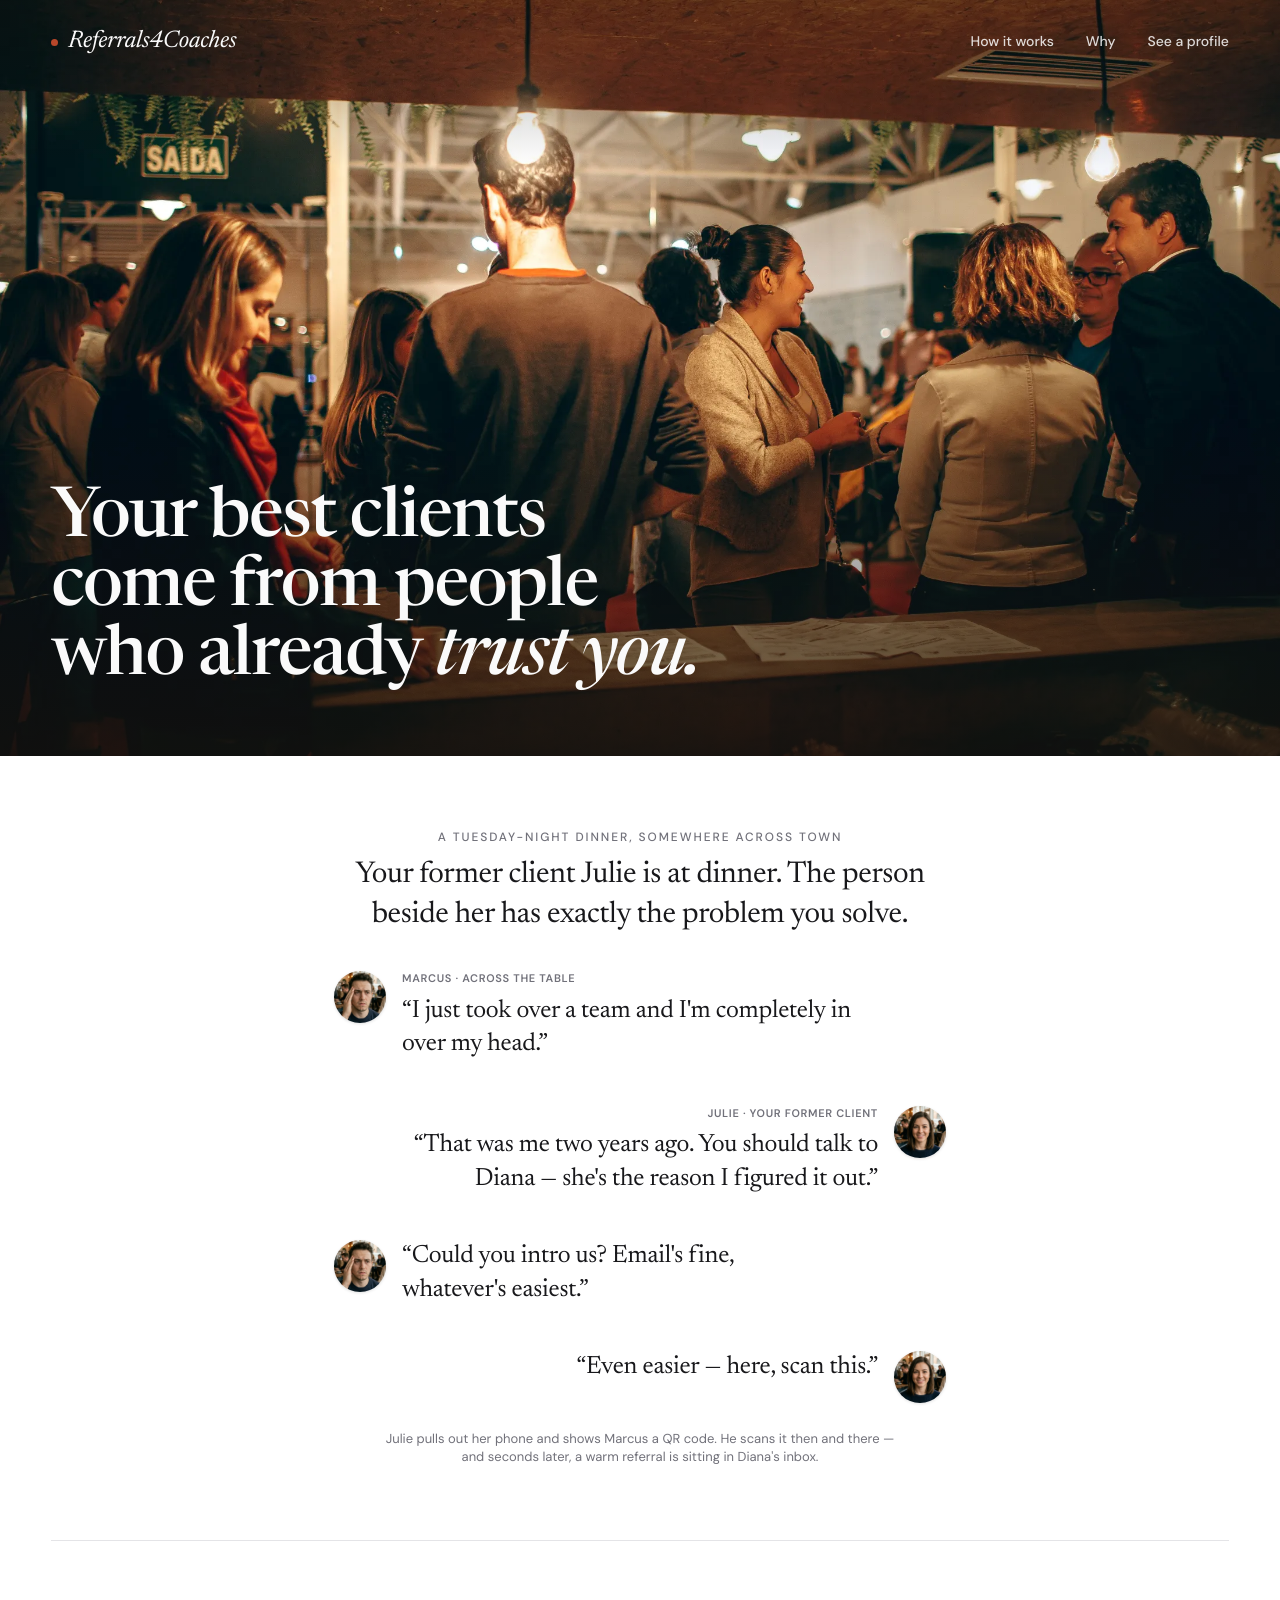
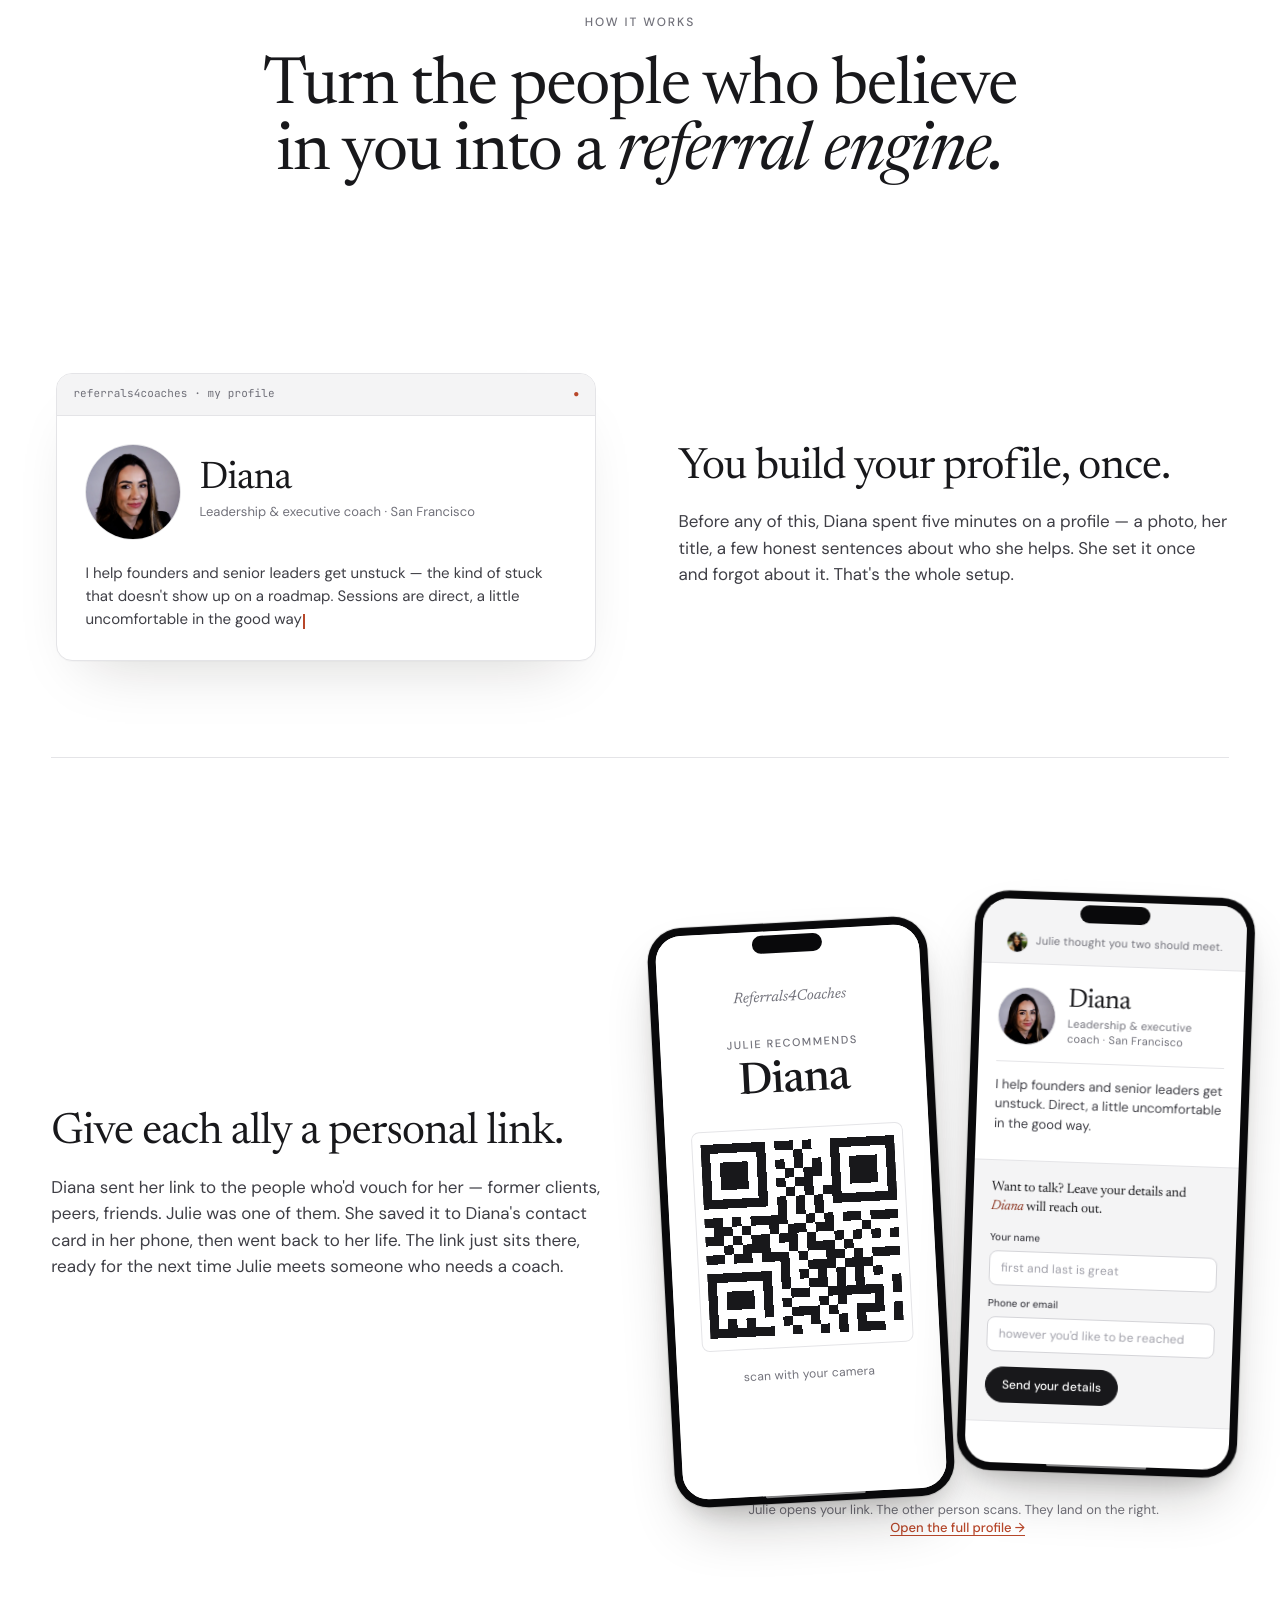
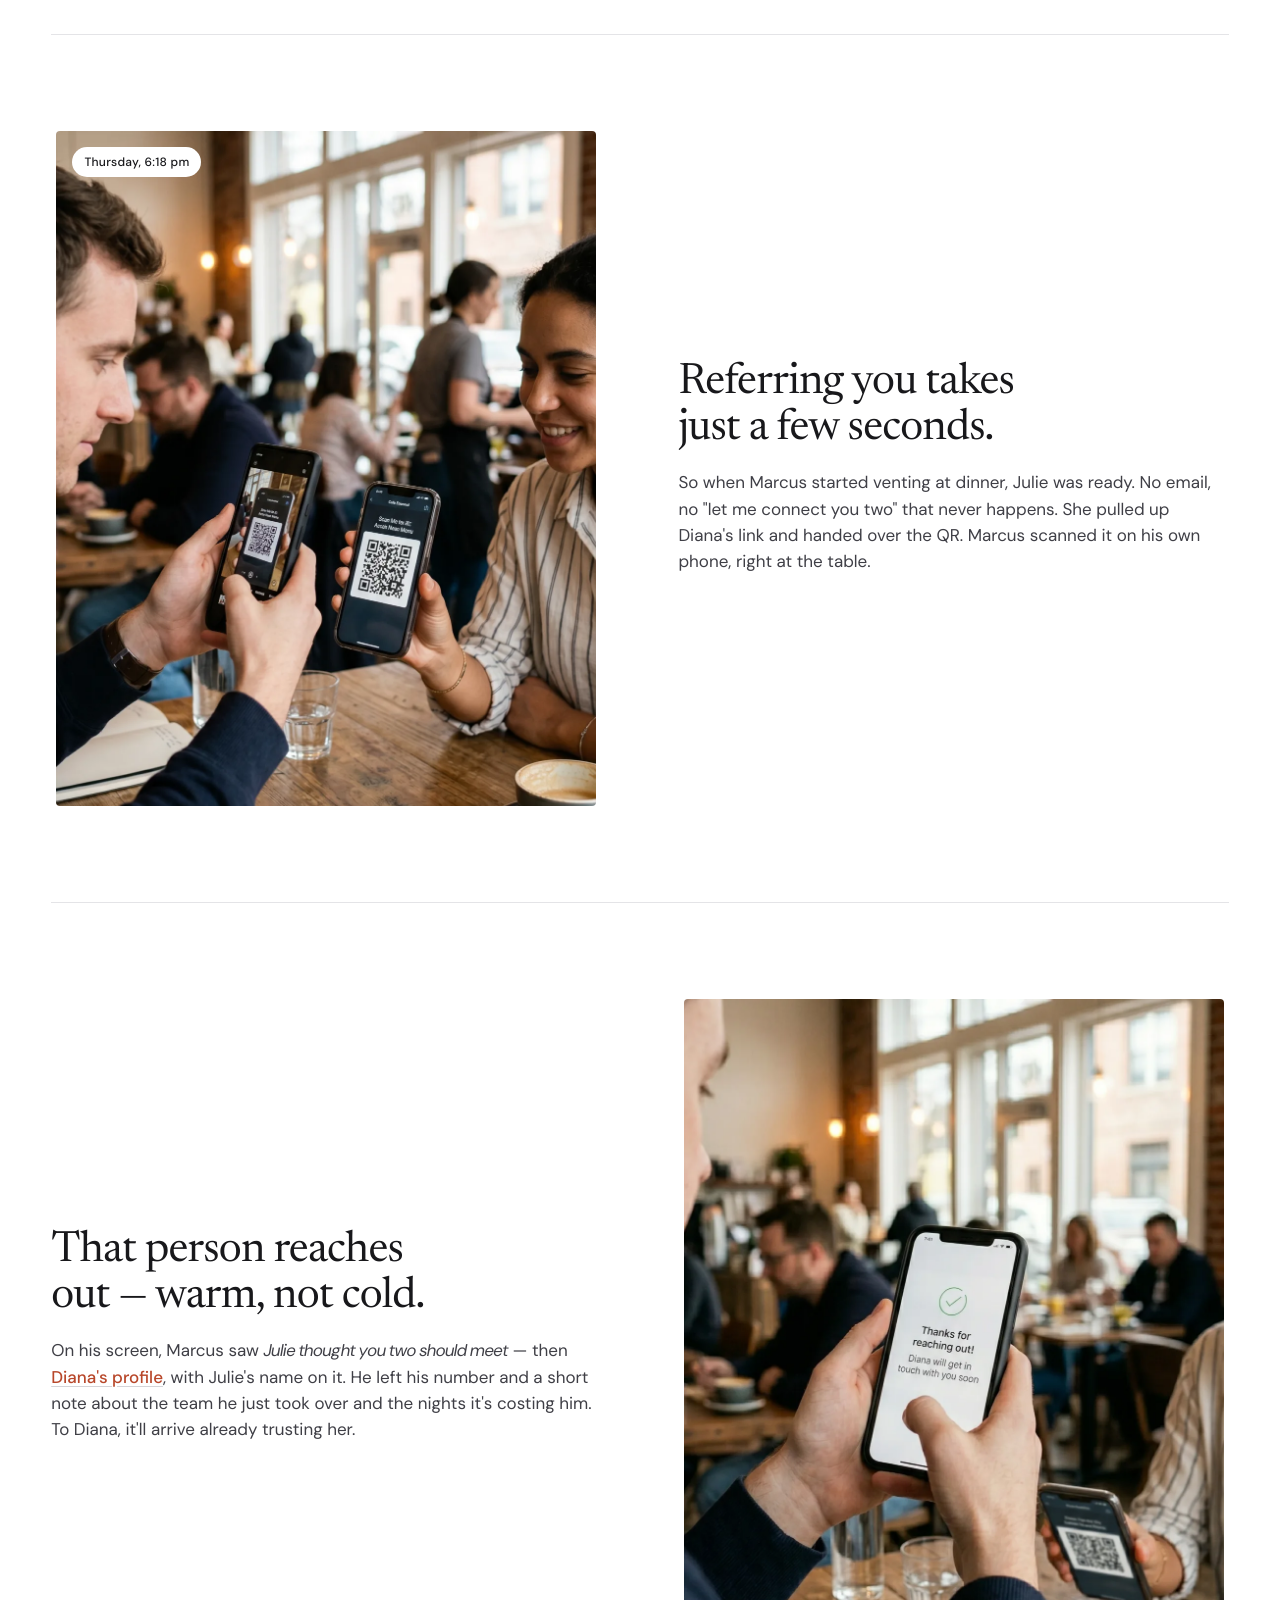
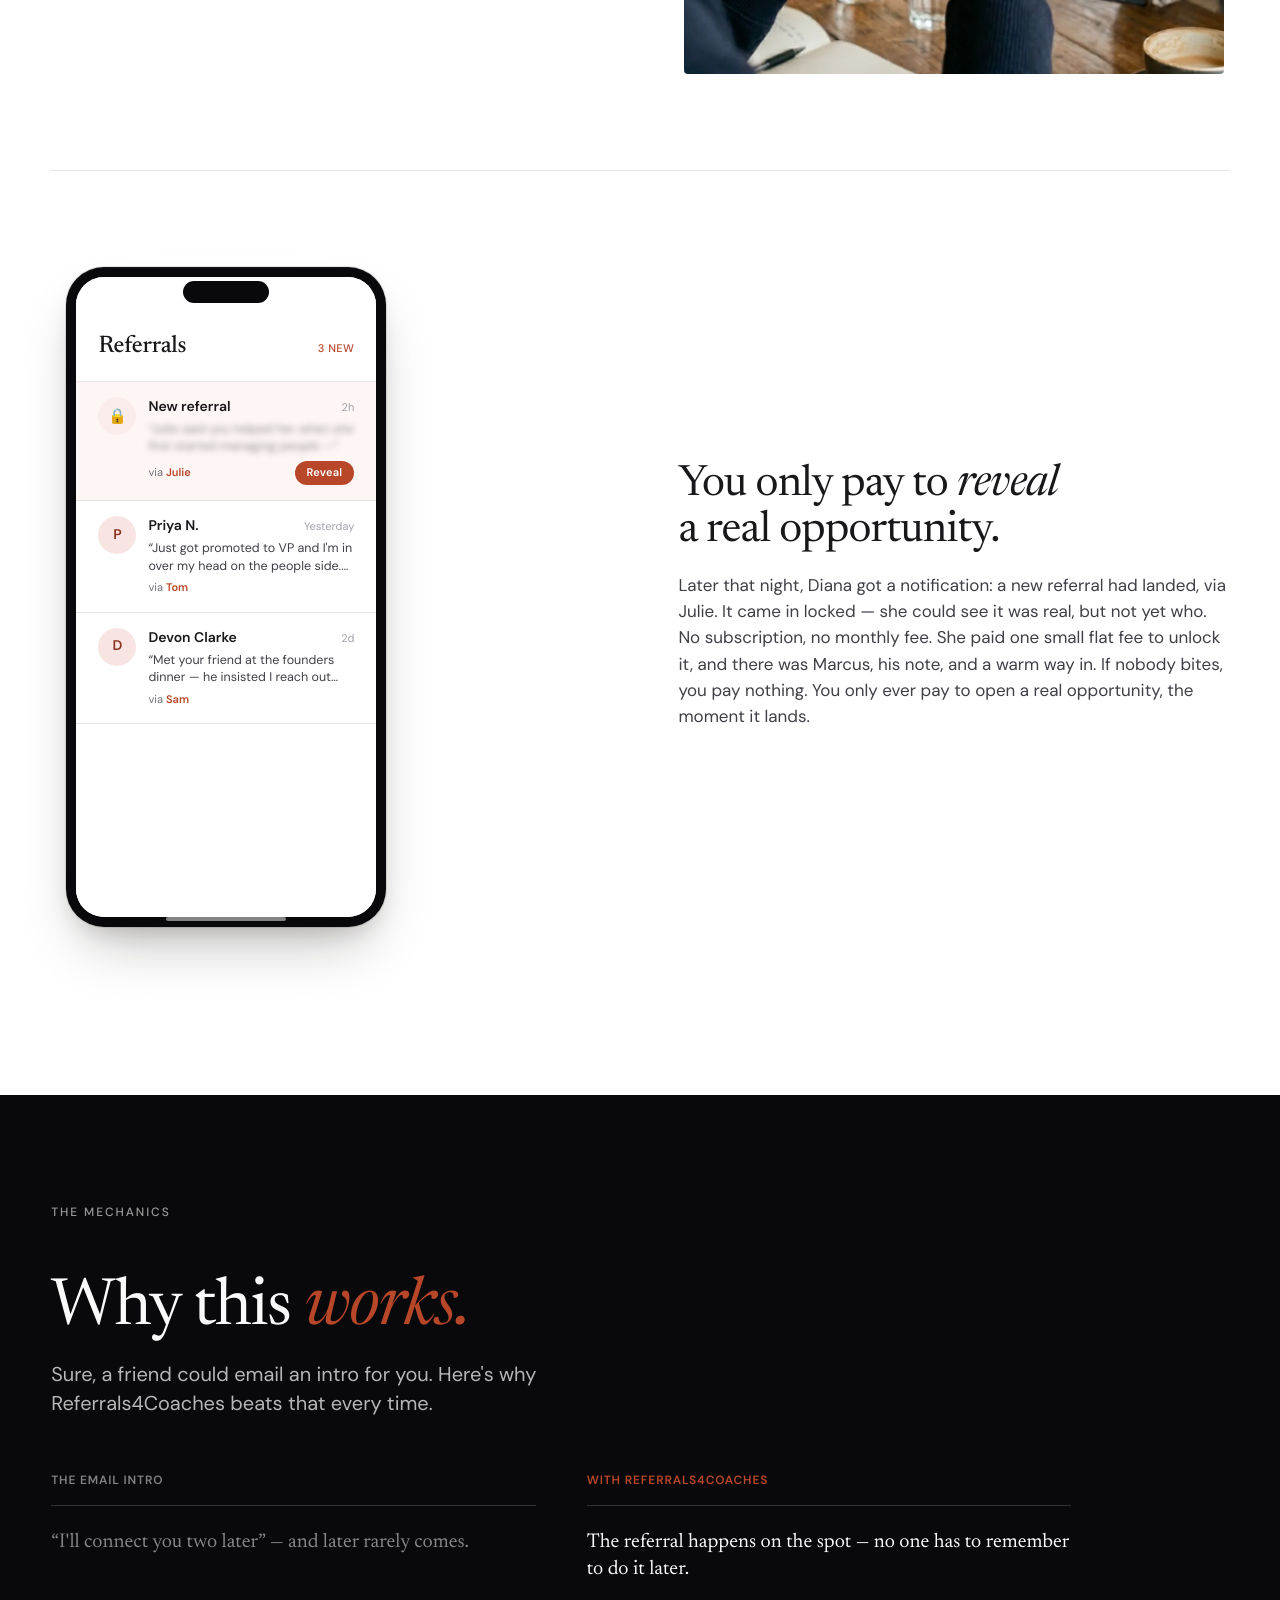
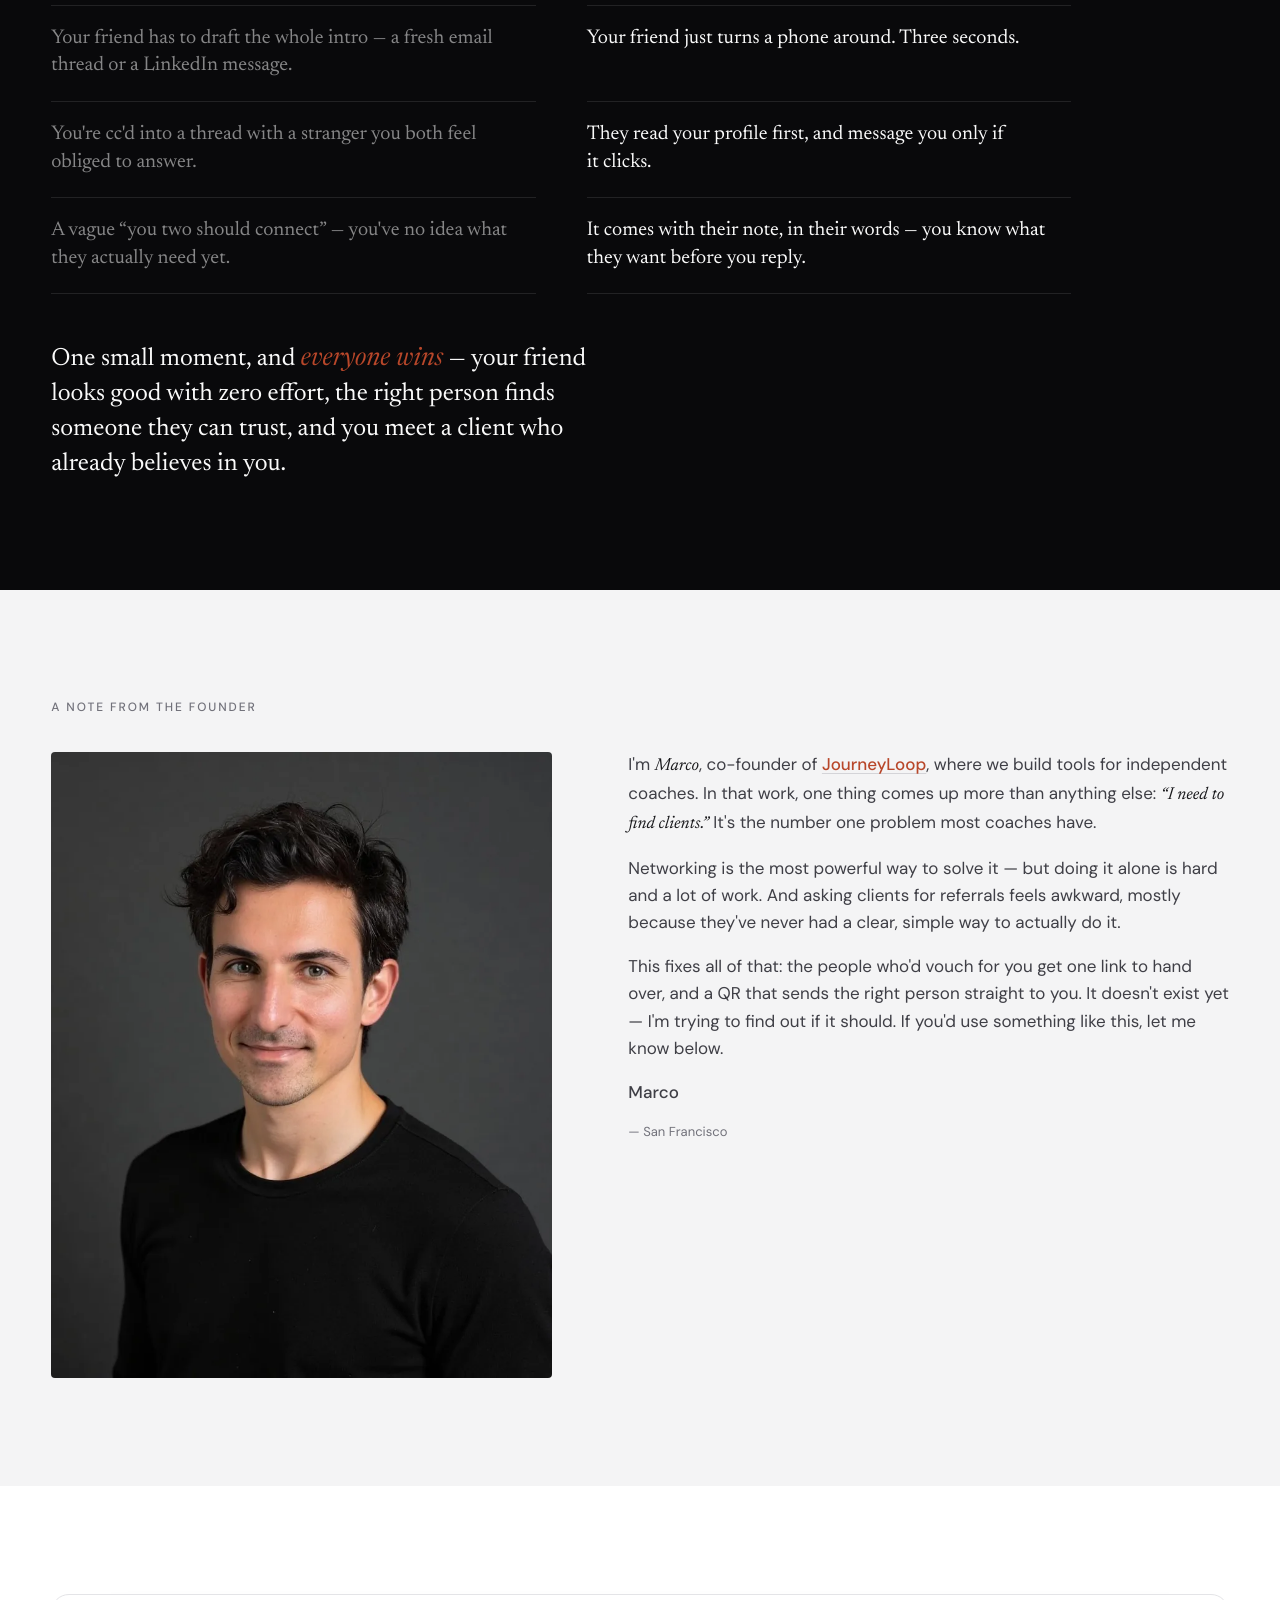
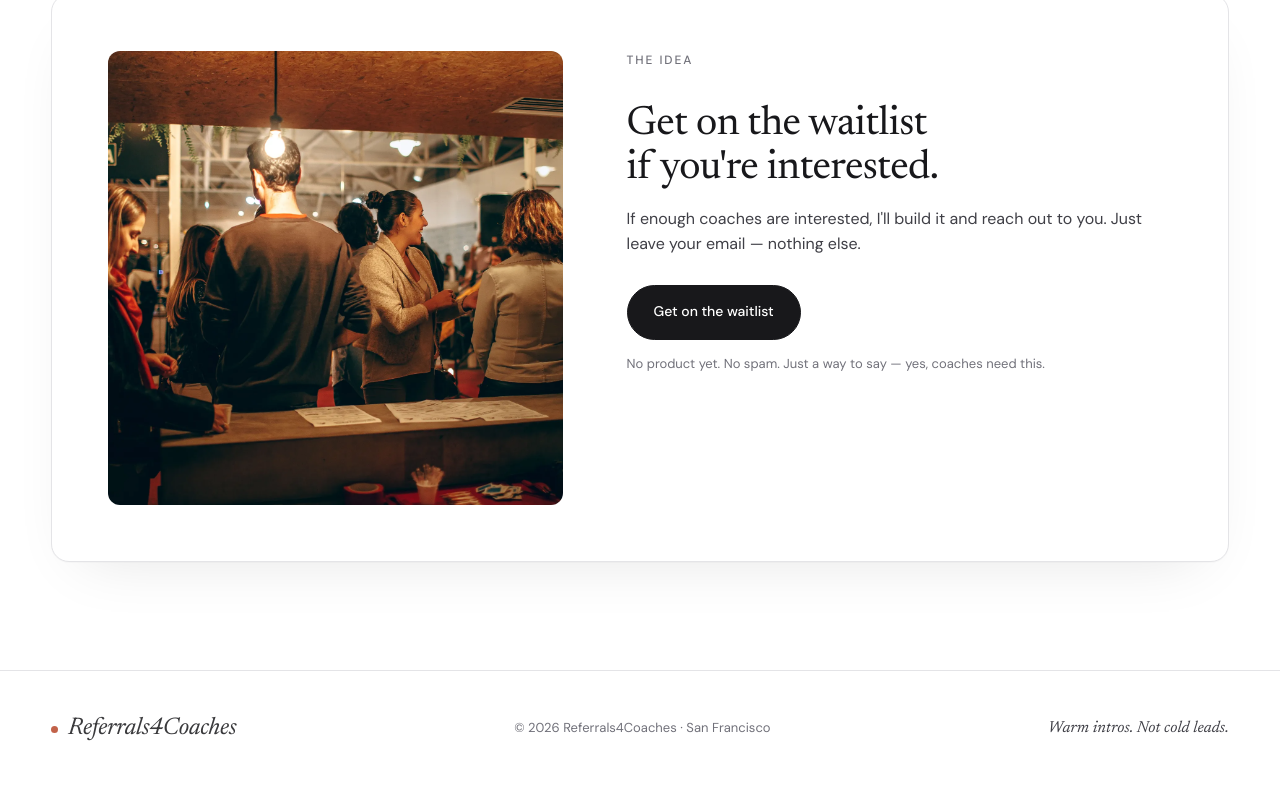
<file: index.html>
<!doctype html>
<html lang="en">
<head>
  <meta charset="utf-8" />
  <meta name="viewport" content="width=device-width, initial-scale=1" />
  <title>Referrals4Coaches — warm intros, not cold leads</title>
  <meta name="description" content="Your best clients come from people who already trust you. A simple way for coaches to turn their network into warm referrals." />

  <!-- Open Graph / social share -->
  <meta property="og:type" content="website" />
  <meta property="og:url" content="https://mlamina.github.io/referrals4coaches/" />
  <meta property="og:title" content="Referrals4Coaches — warm intros, not cold leads" />
  <meta property="og:description" content="Your best clients come from people who already trust you. A simple way for coaches to turn their network into warm referrals." />
  <meta property="og:image" content="https://mlamina.github.io/referrals4coaches/images/og-image.jpg" />
  <meta property="og:image:width" content="1200" />
  <meta property="og:image:height" content="630" />
  <meta name="twitter:card" content="summary_large_image" />
  <meta name="twitter:title" content="Referrals4Coaches — warm intros, not cold leads" />
  <meta name="twitter:description" content="Your best clients come from people who already trust you. A simple way for coaches to turn their network into warm referrals." />
  <meta name="twitter:image" content="https://mlamina.github.io/referrals4coaches/images/og-image.jpg" />

  <link rel="preconnect" href="https://fonts.googleapis.com" />
  <link rel="preconnect" href="https://fonts.gstatic.com" crossorigin />
  <link
    rel="stylesheet"
    href="https://fonts.googleapis.com/css2?family=Newsreader:ital,opsz,wght@0,6..72,300..700;1,6..72,300..700&family=DM+Sans:opsz,wght@9..40,400..700&family=JetBrains+Mono:wght@400;500;600&family=Caveat:wght@500;600&display=swap"
  />

  <link rel="stylesheet" href="styles.css" />
  <link rel="stylesheet" href="profile.css" />
</head>
<body>
  <div class="page">
    <!-- ── Header ────────────────────────────────────────────── -->
    <header class="site-header on-dark">
      <div class="container">
        <a class="brand" href="index.html">
          <span class="brand-dot" aria-hidden="true"></span>
          <span class="brand-mark">Referrals4Coaches</span>
        </a>
        <nav class="nav-links" aria-label="primary">
          <a href="#how">How it works</a>
          <a href="#why">Why</a>
          <a href="profile.html" target="_blank" rel="noreferrer">See a profile</a>
        </nav>
      </div>
    </header>

    <!-- ── 01 Hero ───────────────────────────────────────────── -->
    <section class="hero">
      <div class="hero__bg" aria-hidden="true">
        <img src="images/networking-event.webp" alt="" />
      </div>
      <div class="hero__inner">
        <div class="container">
          <h1 class="hero__headline">
            Your best clients come from people who already <em class="serif-italic">trust you.</em>
          </h1>
        </div>
      </div>
    </section>

    <!-- ── 01a Scene opener ──────────────────────────────────── -->
    <section class="section section-tight">
      <div class="container">
        <div class="scene">
          <div class="eyebrow-muted" style="margin-bottom:10px;text-align:center">a tuesday-night dinner, somewhere across town</div>
          <p class="scene__lead">Your former client Julie is at dinner. The person beside her has exactly the problem you solve.</p>

          <div class="dialogue">
            <div class="dialogue__turn dialogue__turn--them">
              <span class="dialogue__avatar"><img src="images/marcus-headshot.webp" alt="Marcus" /></span>
              <div class="dialogue__body">
                <div class="dialogue__name">Marcus · across the table</div>
                <p class="dialogue__line">“I just took over a team and I'm completely in over my head.”</p>
              </div>
            </div>
            <div class="dialogue__turn dialogue__turn--me">
              <span class="dialogue__avatar"><img src="images/julie-headshot.webp" alt="Julie" /></span>
              <div class="dialogue__body">
                <div class="dialogue__name">Julie · your former client</div>
                <p class="dialogue__line">“That was me two years ago. You should talk to Diana — she's the reason I figured it out.”</p>
              </div>
            </div>
            <div class="dialogue__turn dialogue__turn--them">
              <span class="dialogue__avatar"><img src="images/marcus-headshot.webp" alt="" /></span>
              <div class="dialogue__body">
                <p class="dialogue__line">“Could you intro us? Email's fine, whatever's easiest.”</p>
              </div>
            </div>
            <div class="dialogue__turn dialogue__turn--me">
              <span class="dialogue__avatar"><img src="images/julie-headshot.webp" alt="" /></span>
              <div class="dialogue__body">
                <p class="dialogue__line">“Even easier — here, scan this.”</p>
              </div>
            </div>
          </div>

          <p class="scene__caption caption">Julie pulls out her phone and shows Marcus a QR code. He scans it then and there — and seconds later, a warm referral is sitting in Diana's inbox.</p>
        </div>
      </div>
    </section>

    <div class="container"><hr class="rule" /></div>

    <!-- ── 02 How it works ───────────────────────────────────── -->
    <section class="section section-tight" id="how">
      <div class="container">
        <div style="text-align:center;margin-bottom:clamp(56px, 7vw, 96px)">
          <div class="eyebrow-muted" style="margin-bottom:24px">How it works</div>
          <h2 class="display-l" style="max-width:22ch;margin:0 auto">
            Turn the people who believe in you into a <em class="serif-italic">referral engine.</em>
          </h2>
        </div>

        <!-- Step 1 — editor mock -->
        <div class="how-row">
          <div class="how-row__media">
            <div class="editor-mock">
              <div class="editor-mock__chrome">
                <div class="editor-mock__url">referrals4coaches · my profile</div>
                <div class="editor-mock__lock" aria-hidden="true">●</div>
              </div>
              <div class="editor-mock__body">
                <div class="editor-mock__head">
                  <div class="editor-mock__avatar img-frame">
                    <img src="images/coach-headshot.webp" alt="" />
                  </div>
                  <div class="editor-mock__id">
                    <div class="editor-mock__name">Diana</div>
                    <div class="editor-mock__details">Leadership &amp; executive coach · San Francisco</div>
                  </div>
                </div>
                <div class="editor-mock__bio">
                  I help founders and senior leaders get unstuck — the kind of stuck that doesn't
                  show up on a roadmap. Sessions are direct, a little uncomfortable in the good way<span class="caret" aria-hidden="true"></span>
                </div>
              </div>
            </div>
          </div>
          <div class="how-row__copy">
            <h3 class="how-row__title">You build your profile, once.</h3>
            <p class="how-row__body">Before any of this, Diana spent five minutes on a profile — a photo, her title, a few honest sentences about who she helps. She set it once and forgot about it. That's the whole setup.</p>
          </div>
        </div>

        <!-- Step 2 — phone pair (the friend's QR + the prospect's view) -->
        <div class="how-row reverse">
          <div class="how-row__media">
            <div class="phone-pair-wrap">
              <div class="phone-pair-clip">
                <div class="phone-pair" data-active="0">
                  <div class="phone-pair__slot is-active" role="button" tabindex="0" aria-label="Julie's referral screen · what she shows">
                    <div class="phone-wrap" style="transform:rotate(0deg)">
                      <div class="phone">
                        <div class="phone__notch" aria-hidden="true"></div>
                        <div class="phone__screen">
                          <div class="qr-screen">
                            <div class="qr-screen__brand">Referrals4Coaches</div>
                            <div class="qr-screen__title-row">
                              <div class="qr-screen__eyebrow">Julie recommends</div>
                              <h3 class="qr-screen__title">Diana</h3>
                            </div>
                            <div class="qr-screen__qr" role="img" aria-label="QR code to scan"><svg viewBox="0 0 21 21" width="100%" height="100%" preserveAspectRatio="xMidYMid meet" shape-rendering="crispEdges" fill="currentColor"><rect x="0" y="0" width="1" height="1"/><rect x="1" y="0" width="1" height="1"/><rect x="2" y="0" width="1" height="1"/><rect x="3" y="0" width="1" height="1"/><rect x="4" y="0" width="1" height="1"/><rect x="5" y="0" width="1" height="1"/><rect x="6" y="0" width="1" height="1"/><rect x="8" y="0" width="1" height="1"/><rect x="9" y="0" width="1" height="1"/><rect x="11" y="0" width="1" height="1"/><rect x="14" y="0" width="1" height="1"/><rect x="15" y="0" width="1" height="1"/><rect x="16" y="0" width="1" height="1"/><rect x="17" y="0" width="1" height="1"/><rect x="18" y="0" width="1" height="1"/><rect x="19" y="0" width="1" height="1"/><rect x="20" y="0" width="1" height="1"/><rect x="0" y="1" width="1" height="1"/><rect x="6" y="1" width="1" height="1"/><rect x="10" y="1" width="1" height="1"/><rect x="14" y="1" width="1" height="1"/><rect x="20" y="1" width="1" height="1"/><rect x="0" y="2" width="1" height="1"/><rect x="2" y="2" width="1" height="1"/><rect x="3" y="2" width="1" height="1"/><rect x="4" y="2" width="1" height="1"/><rect x="6" y="2" width="1" height="1"/><rect x="8" y="2" width="1" height="1"/><rect x="10" y="2" width="1" height="1"/><rect x="12" y="2" width="1" height="1"/><rect x="14" y="2" width="1" height="1"/><rect x="16" y="2" width="1" height="1"/><rect x="17" y="2" width="1" height="1"/><rect x="18" y="2" width="1" height="1"/><rect x="20" y="2" width="1" height="1"/><rect x="0" y="3" width="1" height="1"/><rect x="2" y="3" width="1" height="1"/><rect x="3" y="3" width="1" height="1"/><rect x="4" y="3" width="1" height="1"/><rect x="6" y="3" width="1" height="1"/><rect x="9" y="3" width="1" height="1"/><rect x="11" y="3" width="1" height="1"/><rect x="12" y="3" width="1" height="1"/><rect x="14" y="3" width="1" height="1"/><rect x="16" y="3" width="1" height="1"/><rect x="17" y="3" width="1" height="1"/><rect x="18" y="3" width="1" height="1"/><rect x="20" y="3" width="1" height="1"/><rect x="0" y="4" width="1" height="1"/><rect x="2" y="4" width="1" height="1"/><rect x="3" y="4" width="1" height="1"/><rect x="4" y="4" width="1" height="1"/><rect x="6" y="4" width="1" height="1"/><rect x="8" y="4" width="1" height="1"/><rect x="10" y="4" width="1" height="1"/><rect x="11" y="4" width="1" height="1"/><rect x="14" y="4" width="1" height="1"/><rect x="16" y="4" width="1" height="1"/><rect x="17" y="4" width="1" height="1"/><rect x="18" y="4" width="1" height="1"/><rect x="20" y="4" width="1" height="1"/><rect x="0" y="5" width="1" height="1"/><rect x="6" y="5" width="1" height="1"/><rect x="9" y="5" width="1" height="1"/><rect x="11" y="5" width="1" height="1"/><rect x="13" y="5" width="1" height="1"/><rect x="14" y="5" width="1" height="1"/><rect x="20" y="5" width="1" height="1"/><rect x="0" y="6" width="1" height="1"/><rect x="1" y="6" width="1" height="1"/><rect x="2" y="6" width="1" height="1"/><rect x="3" y="6" width="1" height="1"/><rect x="4" y="6" width="1" height="1"/><rect x="5" y="6" width="1" height="1"/><rect x="6" y="6" width="1" height="1"/><rect x="8" y="6" width="1" height="1"/><rect x="10" y="6" width="1" height="1"/><rect x="12" y="6" width="1" height="1"/><rect x="14" y="6" width="1" height="1"/><rect x="15" y="6" width="1" height="1"/><rect x="16" y="6" width="1" height="1"/><rect x="17" y="6" width="1" height="1"/><rect x="18" y="6" width="1" height="1"/><rect x="19" y="6" width="1" height="1"/><rect x="20" y="6" width="1" height="1"/><rect x="8" y="7" width="1" height="1"/><rect x="10" y="7" width="1" height="1"/><rect x="12" y="7" width="1" height="1"/><rect x="0" y="8" width="1" height="1"/><rect x="1" y="8" width="1" height="1"/><rect x="3" y="8" width="1" height="1"/><rect x="5" y="8" width="1" height="1"/><rect x="6" y="8" width="1" height="1"/><rect x="7" y="8" width="1" height="1"/><rect x="8" y="8" width="1" height="1"/><rect x="11" y="8" width="1" height="1"/><rect x="13" y="8" width="1" height="1"/><rect x="15" y="8" width="1" height="1"/><rect x="16" y="8" width="1" height="1"/><rect x="18" y="8" width="1" height="1"/><rect x="19" y="8" width="1" height="1"/><rect x="20" y="8" width="1" height="1"/><rect x="1" y="9" width="1" height="1"/><rect x="2" y="9" width="1" height="1"/><rect x="4" y="9" width="1" height="1"/><rect x="7" y="9" width="1" height="1"/><rect x="9" y="9" width="1" height="1"/><rect x="10" y="9" width="1" height="1"/><rect x="12" y="9" width="1" height="1"/><rect x="13" y="9" width="1" height="1"/><rect x="17" y="9" width="1" height="1"/><rect x="0" y="10" width="1" height="1"/><rect x="1" y="10" width="1" height="1"/><rect x="3" y="10" width="1" height="1"/><rect x="5" y="10" width="1" height="1"/><rect x="6" y="10" width="1" height="1"/><rect x="8" y="10" width="1" height="1"/><rect x="9" y="10" width="1" height="1"/><rect x="11" y="10" width="1" height="1"/><rect x="14" y="10" width="1" height="1"/><rect x="16" y="10" width="1" height="1"/><rect x="18" y="10" width="1" height="1"/><rect x="20" y="10" width="1" height="1"/><rect x="2" y="11" width="1" height="1"/><rect x="4" y="11" width="1" height="1"/><rect x="5" y="11" width="1" height="1"/><rect x="6" y="11" width="1" height="1"/><rect x="9" y="11" width="1" height="1"/><rect x="11" y="11" width="1" height="1"/><rect x="12" y="11" width="1" height="1"/><rect x="13" y="11" width="1" height="1"/><rect x="15" y="11" width="1" height="1"/><rect x="0" y="12" width="1" height="1"/><rect x="1" y="12" width="1" height="1"/><rect x="3" y="12" width="1" height="1"/><rect x="4" y="12" width="1" height="1"/><rect x="6" y="12" width="1" height="1"/><rect x="7" y="12" width="1" height="1"/><rect x="8" y="12" width="1" height="1"/><rect x="10" y="12" width="1" height="1"/><rect x="13" y="12" width="1" height="1"/><rect x="14" y="12" width="1" height="1"/><rect x="16" y="12" width="1" height="1"/><rect x="18" y="12" width="1" height="1"/><rect x="19" y="12" width="1" height="1"/><rect x="20" y="12" width="1" height="1"/><rect x="8" y="13" width="1" height="1"/><rect x="11" y="13" width="1" height="1"/><rect x="12" y="13" width="1" height="1"/><rect x="13" y="13" width="1" height="1"/><rect x="15" y="13" width="1" height="1"/><rect x="16" y="13" width="1" height="1"/><rect x="17" y="13" width="1" height="1"/><rect x="0" y="14" width="1" height="1"/><rect x="1" y="14" width="1" height="1"/><rect x="2" y="14" width="1" height="1"/><rect x="3" y="14" width="1" height="1"/><rect x="4" y="14" width="1" height="1"/><rect x="5" y="14" width="1" height="1"/><rect x="6" y="14" width="1" height="1"/><rect x="8" y="14" width="1" height="1"/><rect x="10" y="14" width="1" height="1"/><rect x="12" y="14" width="1" height="1"/><rect x="14" y="14" width="1" height="1"/><rect x="16" y="14" width="1" height="1"/><rect x="18" y="14" width="1" height="1"/><rect x="0" y="15" width="1" height="1"/><rect x="6" y="15" width="1" height="1"/><rect x="8" y="15" width="1" height="1"/><rect x="11" y="15" width="1" height="1"/><rect x="12" y="15" width="1" height="1"/><rect x="14" y="15" width="1" height="1"/><rect x="16" y="15" width="1" height="1"/><rect x="20" y="15" width="1" height="1"/><rect x="0" y="16" width="1" height="1"/><rect x="2" y="16" width="1" height="1"/><rect x="3" y="16" width="1" height="1"/><rect x="4" y="16" width="1" height="1"/><rect x="6" y="16" width="1" height="1"/><rect x="9" y="16" width="1" height="1"/><rect x="10" y="16" width="1" height="1"/><rect x="13" y="16" width="1" height="1"/><rect x="14" y="16" width="1" height="1"/><rect x="15" y="16" width="1" height="1"/><rect x="16" y="16" width="1" height="1"/><rect x="17" y="16" width="1" height="1"/><rect x="18" y="16" width="1" height="1"/><rect x="20" y="16" width="1" height="1"/><rect x="0" y="17" width="1" height="1"/><rect x="2" y="17" width="1" height="1"/><rect x="3" y="17" width="1" height="1"/><rect x="4" y="17" width="1" height="1"/><rect x="6" y="17" width="1" height="1"/><rect x="8" y="17" width="1" height="1"/><rect x="12" y="17" width="1" height="1"/><rect x="14" y="17" width="1" height="1"/><rect x="18" y="17" width="1" height="1"/><rect x="0" y="18" width="1" height="1"/><rect x="6" y="18" width="1" height="1"/><rect x="9" y="18" width="1" height="1"/><rect x="10" y="18" width="1" height="1"/><rect x="11" y="18" width="1" height="1"/><rect x="13" y="18" width="1" height="1"/><rect x="16" y="18" width="1" height="1"/><rect x="17" y="18" width="1" height="1"/><rect x="18" y="18" width="1" height="1"/><rect x="20" y="18" width="1" height="1"/><rect x="0" y="19" width="1" height="1"/><rect x="2" y="19" width="1" height="1"/><rect x="4" y="19" width="1" height="1"/><rect x="8" y="19" width="1" height="1"/><rect x="11" y="19" width="1" height="1"/><rect x="14" y="19" width="1" height="1"/><rect x="16" y="19" width="1" height="1"/><rect x="20" y="19" width="1" height="1"/><rect x="0" y="20" width="1" height="1"/><rect x="1" y="20" width="1" height="1"/><rect x="2" y="20" width="1" height="1"/><rect x="3" y="20" width="1" height="1"/><rect x="4" y="20" width="1" height="1"/><rect x="5" y="20" width="1" height="1"/><rect x="6" y="20" width="1" height="1"/><rect x="9" y="20" width="1" height="1"/><rect x="12" y="20" width="1" height="1"/><rect x="14" y="20" width="1" height="1"/><rect x="16" y="20" width="1" height="1"/><rect x="17" y="20" width="1" height="1"/><rect x="18" y="20" width="1" height="1"/></svg></div>
                            <div class="qr-screen__hint">scan with your camera</div>
                          </div>
                        </div>
                        <div class="phone__home" aria-hidden="true"></div>
                      </div>
                    </div>
                  </div>
                  <div class="phone-pair__slot" role="button" tabindex="0" aria-label="The prospect's view · after scanning">
                    <div class="phone-wrap" style="transform:rotate(0deg)">
                      <div class="phone">
                        <div class="phone__notch" aria-hidden="true"></div>
                        <div class="phone__screen">
                          <div class="scanned-hint">
                            <span class="scanned-hint__avatar" aria-hidden="true"><img src="images/julie.webp" alt="" /></span>
                            <span class="caption">Julie thought you two should meet.</span>
                          </div>
                          <article class="profile-card">
                            <section class="profile-meet">
                              <div class="profile-meet__head">
                                <div class="profile-meet__avatar img-frame"><img src="images/coach-headshot.webp" alt="" /></div>
                                <div class="profile-meet__id">
                                  <h1 class="profile-meet__name">Diana</h1>
                                  <div class="profile-meet__details caption">Leadership &amp; executive coach · San Francisco</div>
                                </div>
                              </div>
                              <hr class="profile-meet__rule" />
                              <p class="profile-meet__bio">I help founders and senior leaders get unstuck. Direct, a little uncomfortable in the good way.</p>
                            </section>
                          </article>
                          <section class="profile-form">
                            <p class="form-intro">Want to talk? Leave your details and <em>Diana</em> will reach out.</p>
                            <div class="field">
                              <label>Your name</label>
                              <input class="input" type="text" placeholder="first and last is great" readonly tabindex="-1" />
                            </div>
                            <div class="field">
                              <label>Phone or email</label>
                              <input class="input" type="text" placeholder="however you'd like to be reached" readonly tabindex="-1" />
                            </div>
                            <button class="btn" type="button" tabindex="-1">Send your details</button>
                          </section>
                        </div>
                        <div class="phone__home" aria-hidden="true"></div>
                      </div>
                    </div>
                  </div>
                </div>
              </div>

              <div class="phone-pair__nav" aria-label="Phone view selector">
                <button class="phone-pair__arrow" data-dir="prev" disabled aria-label="Previous">
                  <svg viewBox="0 0 24 24" width="20" height="20" fill="none" stroke="currentColor" stroke-width="1.5" stroke-linecap="round" stroke-linejoin="round" style="transform:scaleX(-1)"><path d="M5 12h14"/><path d="M13 6l6 6-6 6"/></svg>
                </button>
                <div class="phone-pair__dots" role="tablist">
                  <button class="phone-pair__dot is-active" role="tab" aria-selected="true" aria-label="Julie's referral screen"></button>
                  <button class="phone-pair__dot" role="tab" aria-selected="false" aria-label="The prospect's view · after scanning"></button>
                </div>
                <button class="phone-pair__arrow" data-dir="next" aria-label="Next">
                  <svg viewBox="0 0 24 24" width="20" height="20" fill="none" stroke="currentColor" stroke-width="1.5" stroke-linecap="round" stroke-linejoin="round"><path d="M5 12h14"/><path d="M13 6l6 6-6 6"/></svg>
                </button>
              </div>

              <div class="how-row__caption caption phone-pair__caption">
                Julie opens your link. The other person scans. They land on the right.
                <a href="profile.html" target="_blank" rel="noreferrer" class="how-row__link">Open the full profile →</a>
              </div>
            </div>
          </div>
          <div class="how-row__copy">
            <h3 class="how-row__title">Give each ally a personal link.</h3>
            <p class="how-row__body">Diana sent her link to the people who'd vouch for her — former clients, peers, friends. Julie was one of them. She saved it to Diana's contact card in her phone, then went back to her life. The link just sits there, ready for the next time Julie meets someone who needs a coach.</p>
          </div>
        </div>

        <!-- Step 3 — phone-hands photo -->
        <div class="how-row">
          <div class="how-row__media">
            <div class="how-row__photo img-frame">
              <img src="images/show-qr-code.webp" alt="One person showing a QR code on their phone while another scans it in a cafe." />
              <div class="badge">Thursday, 6:18 pm</div>
            </div>
          </div>
          <div class="how-row__copy">
            <h3 class="how-row__title">Referring you takes just a few seconds.</h3>
            <p class="how-row__body">So when Marcus started venting at dinner, Julie was ready. No email, no "let me connect you two" that never happens. She pulled up Diana's link and handed over the QR. Marcus scanned it on his own phone, right at the table.</p>
          </div>
        </div>

        <!-- Step 4 — prospect photo -->
        <div class="how-row reverse">
          <div class="how-row__media">
            <div class="how-row__photo img-frame">
              <img src="images/reached-out.webp" alt="A person holding a phone showing a 'thanks for reaching out' confirmation in a cafe." />
            </div>
          </div>
          <div class="how-row__copy">
            <h3 class="how-row__title">That person reaches out — warm, not cold.</h3>
            <p class="how-row__body">On his screen, Marcus saw <em class="serif-italic">Julie thought you two should meet</em> — then <a class="inline-link" href="profile.html" target="_blank" rel="noreferrer">Diana's profile</a>, with Julie's name on it. He left his number and a short note about the team he just took over and the nights it's costing him. To Diana, it'll arrive already trusting her.</p>
          </div>
        </div>

        <!-- Step 5 — referrals inbox + pricing -->
        <div class="how-row">
          <div class="how-row__media">
            <div class="phone-wrap">
              <div class="phone">
                <div class="phone__notch" aria-hidden="true"></div>
                <div class="phone__screen">
                  <div class="inbox">
                    <div class="inbox__top">
                      <div class="inbox__title">Referrals</div>
                      <div class="inbox__count">3 new</div>
                    </div>
                    <ul class="inbox__list">
                      <li class="inbox__item is-locked">
                        <span class="inbox__avatar inbox__avatar--locked" aria-hidden="true">🔒</span>
                        <div class="inbox__body">
                          <div class="inbox__row"><span class="inbox__name">New referral</span><span class="inbox__time">2h</span></div>
                          <div class="inbox__note">“Julie said you helped her when she first started managing people —”</div>
                          <div class="inbox__lockrow">
                            <span class="inbox__via">via <strong>Julie</strong></span>
                            <span class="inbox__reveal">Reveal</span>
                          </div>
                        </div>
                      </li>
                      <li class="inbox__item">
                        <span class="inbox__avatar" aria-hidden="true">P</span>
                        <div class="inbox__body">
                          <div class="inbox__row"><span class="inbox__name">Priya N.</span><span class="inbox__time">Yesterday</span></div>
                          <div class="inbox__note">“Just got promoted to VP and I'm in over my head on the people side. Would love to talk.”</div>
                          <div class="inbox__via">via <strong>Tom</strong></div>
                        </div>
                      </li>
                      <li class="inbox__item">
                        <span class="inbox__avatar" aria-hidden="true">D</span>
                        <div class="inbox__body">
                          <div class="inbox__row"><span class="inbox__name">Devon Clarke</span><span class="inbox__time">2d</span></div>
                          <div class="inbox__note">“Met your friend at the founders dinner — he insisted I reach out before our next raise.”</div>
                          <div class="inbox__via">via <strong>Sam</strong></div>
                        </div>
                      </li>
                    </ul>
                  </div>
                </div>
                <div class="phone__home" aria-hidden="true"></div>
              </div>
            </div>
          </div>
          <div class="how-row__copy">
            <h3 class="how-row__title">You only pay to <em class="serif-italic">reveal</em> a real opportunity.</h3>
            <p class="how-row__body">Later that night, Diana got a notification: a new referral had landed, via Julie. It came in locked — she could see it was real, but not yet who. No subscription, no monthly fee. She paid one small flat fee to unlock it, and there was Marcus, his note, and a warm way in. If nobody bites, you pay nothing. You only ever pay to open a real opportunity, the moment it lands.</p>
          </div>
        </div>
      </div>
    </section>

    <!-- ── 03 Why this works (dark) ──────────────────────────── -->
    <section class="section section-dark" id="why">
      <div class="container">
        <div class="eyebrow-on-dark" style="margin-bottom:28px">The mechanics</div>
        <h2 class="display-l" style="max-width:14ch;margin-bottom:18px;color:var(--on-dark)">
          Why this <em class="serif-italic" style="color:var(--accent)">works.</em>
        </h2>
        <p class="vs__kicker">Sure, a friend could email an intro for you. Here's why Referrals4Coaches beats that every time.</p>

        <div class="vs">
          <div class="vs__head vs__head--email">The email intro</div>
          <div class="vs__head vs__head--code">With Referrals4Coaches</div>

          <div class="vs__cell vs__cell--email">“I'll connect you two later” — and later rarely comes.</div>
          <div class="vs__cell vs__cell--code">The referral happens on the spot — no one has to remember to do it later.</div>

          <div class="vs__cell vs__cell--email">Your friend has to draft the whole intro — a fresh email thread or a LinkedIn message.</div>
          <div class="vs__cell vs__cell--code">Your friend just turns a phone around. Three seconds.</div>

          <div class="vs__cell vs__cell--email">You're cc'd into a thread with a stranger you both feel obliged to answer.</div>
          <div class="vs__cell vs__cell--code">They read your profile first, and message you only if it clicks.</div>

          <div class="vs__cell vs__cell--email">A vague “you two should connect” — you've no idea what they actually need yet.</div>
          <div class="vs__cell vs__cell--code">It comes with their note, in their words — you know what they want before you reply.</div>
        </div>

        <p class="vs__closer">One small moment, and <em class="serif-italic" style="color:var(--accent)">everyone wins</em> — your friend looks good with zero effort, the right person finds someone they can trust, and you meet a client who already believes in you.</p>
      </div>
    </section>

    <!-- ── 04 A note from the founder ────────────────────────── -->
    <section class="section section-sand" id="manifesto">
      <div class="container">
        <div class="eyebrow-muted" style="margin-bottom:36px">A note from the founder</div>
        <div class="founder">
          <div class="founder-photo img-frame">
            <img src="images/marco.webp" alt="Marco Lamina, co-founder of JourneyLoop." />
          </div>
          <div class="founder-body">
            <p>I'm <em>Marco</em>, co-founder of <a class="inline-link" href="https://www.journeyloop.ai/" target="_blank" rel="noopener">JourneyLoop</a>, where we build tools for independent coaches. In that work, one thing comes up more than anything else: <em>“I need to find clients.”</em> It's the number one problem most coaches have.</p>
            <p>Networking is the most powerful way to solve it — but doing it alone is hard and a lot of work. And asking clients for referrals feels awkward, mostly because they've never had a clear, simple way to actually do it.</p>
            <p>This fixes all of that: the people who'd vouch for you get one link to hand over, and a QR that sends the right person straight to you. It doesn't exist yet — I'm trying to find out if it should. If you'd use something like this, let me know below.</p>
            <p class="sig"><a href="https://www.marcolamina.me/" target="_blank" rel="noopener">Marco</a></p>
            <div class="caption" style="margin-top:4px">— San Francisco</div>
          </div>
        </div>
      </div>
    </section>

    <!-- ── 06 The ask (waitlist) ─────────────────────────────── -->
    <section class="section" id="ask">
      <div class="container">
        <div class="ask-wrap">
          <div class="ask-photo img-frame">
            <img src="images/networking-event.webp" alt="" />
          </div>

          <div class="ask-form-wrap">
            <div class="fade-in" data-stage="ask">
              <div class="eyebrow-muted" style="margin-bottom:18px">The idea</div>
              <h2 class="display-m" style="margin-bottom:16px;max-width:22ch">Get on the waitlist if you're interested.</h2>
              <p class="body" style="margin-bottom:28px;max-width:36rem">
                If enough coaches are interested, I'll build it and reach out to you. Just leave
                your email — nothing else.
              </p>
              <a class="btn" style="display:inline-block;text-decoration:none" href="https://docs.google.com/forms/d/e/1FAIpQLSeGEQzQH3pRgIkOaWDpdmW-eA_ehlU9r50W1rALvnTZLgh10w/viewform?usp=pp_url&amp;entry.1535925841=%2450" target="_blank" rel="noopener">Get on the waitlist</a>
              <p class="caption" style="margin-top:16px">No product yet. No spam. Just a way to say — yes, coaches need this.</p>
            </div>
          </div>
        </div>
      </div>
    </section>

    <!-- ── Footer ────────────────────────────────────────────── -->
    <footer class="site-footer">
      <div class="container">
        <div class="brand" style="opacity:0.85">
          <span class="brand-dot" aria-hidden="true"></span>
          <span class="brand-mark">Referrals4Coaches</span>
        </div>
        <div class="caption">© 2026 Referrals4Coaches · San Francisco</div>
        <div class="caption" style="font-family:var(--serif);font-style:italic;font-size:16px;color:var(--ink-2)">Warm intros. Not cold leads.</div>
      </div>
    </footer>
  </div>

  <script>
    (function () {
      // ── Phone-pair carousel (mobile arrows / dots) ──
      var roots = document.querySelectorAll('.phone-pair-wrap');
      Array.prototype.forEach.call(roots, function (root) {
        var track = root.querySelector('.phone-pair');
        var slots = Array.prototype.slice.call(root.querySelectorAll('.phone-pair__slot'));
        var dots = Array.prototype.slice.call(root.querySelectorAll('.phone-pair__dot'));
        var prev = root.querySelector('.phone-pair__arrow[data-dir="prev"]');
        var next = root.querySelector('.phone-pair__arrow[data-dir="next"]');
        var last = slots.length - 1;
        var active = 0;
        var render = function () {
          if (track) track.setAttribute('data-active', active);
          slots.forEach(function (s, i) { s.classList.toggle('is-active', i === active); });
          dots.forEach(function (d, i) {
            d.classList.toggle('is-active', i === active);
            d.setAttribute('aria-selected', i === active ? 'true' : 'false');
          });
          if (prev) prev.disabled = active === 0;
          if (next) next.disabled = active === last;
        };
        slots.forEach(function (s, i) { s.addEventListener('click', function () { active = i; render(); }); });
        dots.forEach(function (d, i) { d.addEventListener('click', function () { active = i; render(); }); });
        if (prev) prev.addEventListener('click', function () { active = Math.max(0, active - 1); render(); });
        if (next) next.addEventListener('click', function () { active = Math.min(last, active + 1); render(); });
        render();
      });
    })();
  </script>
</body>
</html>
</file>
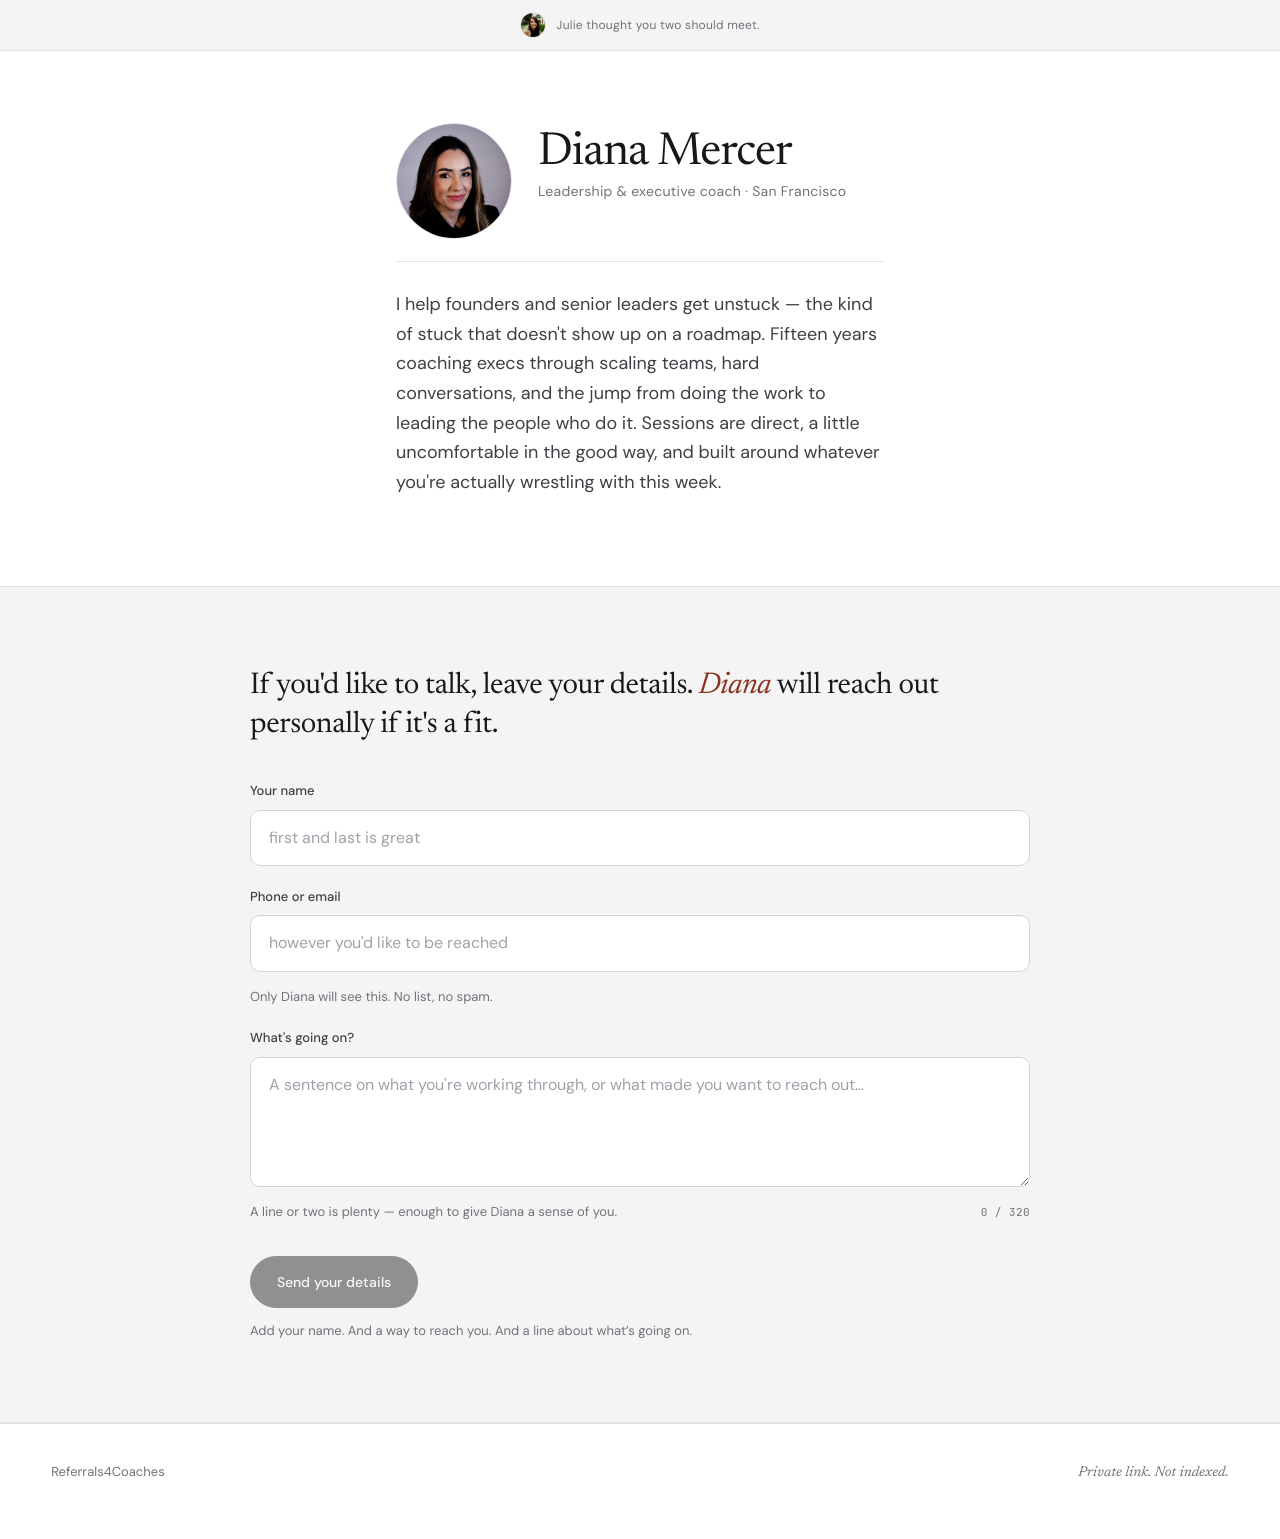
<file: profile.html>
<!doctype html>
<html lang="en">
<head>
  <meta charset="utf-8" />
  <meta name="viewport" content="width=device-width, initial-scale=1" />
  <title>Referrals4Coaches — an introduction</title>
  <meta name="robots" content="noindex,nofollow" />

  <link rel="preconnect" href="https://fonts.googleapis.com" />
  <link rel="preconnect" href="https://fonts.gstatic.com" crossorigin />
  <link
    rel="stylesheet"
    href="https://fonts.googleapis.com/css2?family=Newsreader:ital,opsz,wght@0,6..72,300..700;1,6..72,300..700&family=DM+Sans:opsz,wght@9..40,400..700&family=JetBrains+Mono:wght@400;500;600&family=Caveat:wght@500;600&display=swap"
  />

  <link rel="stylesheet" href="styles.css" />
  <link rel="stylesheet" href="profile.css" />
</head>
<body>
  <div class="profile-page-wrap">
    <div class="scanned-hint">
      <span class="scanned-hint__avatar" data-friend-avatar-wrap><img data-friend-avatar src="images/julie.webp" alt="" /></span>
      <span class="caption" data-scanned>Julie thought you two should meet.</span>
    </div>

    <div data-view>
      <!-- ── Coach card (in-page) ────────────────────────────── -->
      <article class="profile-card in-page">
        <section class="profile-meet">
          <div class="profile-meet__head">
            <div class="profile-meet__avatar img-frame"><img data-coach-avatar src="images/coach-headshot.webp" alt="" /></div>
            <div class="profile-meet__id">
              <h1 class="profile-meet__name" data-coach-name>Diana Mercer</h1>
              <div class="profile-meet__details caption" data-coach-details>Leadership &amp; executive coach · San Francisco</div>
            </div>
          </div>
          <hr class="profile-meet__rule" />
          <p class="profile-meet__bio" data-coach-bio></p>
        </section>
      </article>

      <!-- ── Contact form ────────────────────────────────────── -->
      <section class="profile-form">
        <div class="container-narrow" style="padding:0">
          <p class="form-intro">
            If you'd like to talk, leave your details. <em data-coach-first>Diana</em> will
            reach out personally if it's a fit.
          </p>

          <form data-profile-form>
            <div class="field">
              <label for="p-name">Your name</label>
              <input id="p-name" class="input" type="text" placeholder="first and last is great" />
            </div>

            <div class="field">
              <label for="p-contact">Phone or email</label>
              <input id="p-contact" class="input" type="text" autocomplete="email" placeholder="however you'd like to be reached" />
              <div class="helper" style="flex-direction:row">
                <span>Only <span data-coach-first2>Diana</span> will see this. No list, no spam.</span>
              </div>
            </div>

            <div class="field">
              <label for="p-note">What's going on?</label>
              <textarea id="p-note" class="textarea" maxlength="320" placeholder="A sentence on what you're working through, or what made you want to reach out…"></textarea>
              <div class="helper">
                <span>A line or two is plenty — enough to give <span data-coach-first3>Diana</span> a sense of you.</span>
                <span class="count">0 / 320</span>
              </div>
            </div>

            <button class="btn" type="submit" data-submit disabled style="margin-top:12px;opacity:0.45;cursor:not-allowed" title="Add your name, a way to reach you, and a line first.">Send your details</button>

            <div class="helper" data-hints style="margin-top:14px">Add your name. And a way to reach you. And a line about what's going on.</div>
          </form>
        </div>
      </section>

      <footer class="site-footer">
        <div class="container">
          <div class="caption">Referrals4Coaches</div>
          <div class="caption" style="font-family:var(--serif);font-style:italic;letter-spacing:0;font-size:14px">Private link. Not indexed.</div>
        </div>
      </footer>
    </div>

    <!-- ── Confirmation ──────────────────────────────────────── -->
    <div class="profile-confirm fade-in" data-confirm hidden>
      <div class="mark" aria-hidden="true">·</div>
      <h2 data-confirm-title>Your details are on the way to Diana.</h2>
      <p data-confirm-sub>If it's a fit, she'll reach out personally.</p>
      <p style="margin-top:28px;font-style:italic">That's it. No app, no inbox, no waiting screen.<br />Go enjoy the rest of your day.</p>
      <div style="margin-top:56px"><a href="index.html" class="btn-link">← what is Referrals4Coaches?</a></div>
    </div>
  </div>

  <script src="coaches.js"></script>
  <script>
    (function () {
      var ctx = window.R4C.resolve();
      var coach = ctx.coach;
      var friend = ctx.friend;
      var first = (coach.name || "").split(" ")[0] || coach.name;

      document.title = "Referrals4Coaches — meet " + coach.name;

      // ── Endorsement ──
      if (friend) {
        document.querySelector('[data-scanned]').textContent = friend.name + " thought you two should meet.";
        document.querySelector('[data-friend-avatar]').src = friend.avatar || "images/julie.webp";
      } else {
        document.querySelector('[data-scanned]').textContent = "A warm introduction";
        var av = document.querySelector('[data-friend-avatar-wrap]');
        if (av) av.style.display = 'none';
      }

      // ── Coach ──
      document.querySelector('[data-coach-name]').textContent = coach.name;
      document.querySelector('[data-coach-details]').textContent =
        coach.title + (coach.location ? " · " + coach.location : "");
      document.querySelector('[data-coach-bio]').textContent = coach.bio;

      var avatar = document.querySelector('[data-coach-avatar]');
      avatar.src = coach.avatar || (coach.photos && coach.photos[0]) || 'images/coach-headshot.webp';
      avatar.alt = coach.name;

      // First-name slots scattered through the form copy
      Array.prototype.forEach.call(
        document.querySelectorAll('[data-coach-first],[data-coach-first2],[data-coach-first3]'),
        function (el) { el.textContent = first; }
      );
      document.querySelector('[data-confirm-title]').textContent = "Your details are on the way to " + first + ".";
      document.querySelector('[data-confirm-sub]').textContent = "If it's a fit, " + (coach.name.split(" ")[0] || "they") + " will reach out personally.";

      // ── Form behavior (client-side only — mock submission) ──
      var form = document.querySelector('[data-profile-form]');
      var nameI = document.getElementById('p-name');
      var contactI = document.getElementById('p-contact');
      var noteI = document.getElementById('p-note');
      var countEl = form.querySelector('.count');
      var submit = form.querySelector('[data-submit]');
      var hints = form.querySelector('[data-hints]');

      var isReady = function () {
        return nameI.value.trim() && contactI.value.trim() && noteI.value.trim();
      };

      var update = function () {
        var ready = isReady();
        submit.disabled = !ready;
        submit.style.opacity = ready ? '1' : '0.45';
        submit.style.cursor = ready ? 'pointer' : 'not-allowed';
        submit.title = ready ? '' : 'Add your name, a way to reach you, and a line first.';
        if (ready) {
          hints.hidden = true;
        } else {
          hints.hidden = false;
          var s = '';
          if (!nameI.value.trim()) s += 'Add your name. ';
          if (!contactI.value.trim()) s += 'And a way to reach you. ';
          if (!noteI.value.trim()) s += 'And a line about what’s going on.';
          hints.textContent = s;
        }
      };

      noteI.addEventListener('input', function () {
        countEl.textContent = noteI.value.length + ' / 320';
        update();
      });
      [nameI, contactI].forEach(function (el) { el.addEventListener('input', update); });

      form.addEventListener('submit', function (e) {
        e.preventDefault();
        if (!isReady()) return;
        document.querySelector('[data-view]').hidden = true;
        document.querySelector('[data-confirm]').hidden = false;
        window.scrollTo({ top: 0, behavior: 'smooth' });
      });

      update();
    })();
  </script>
</body>
</html>
</file>
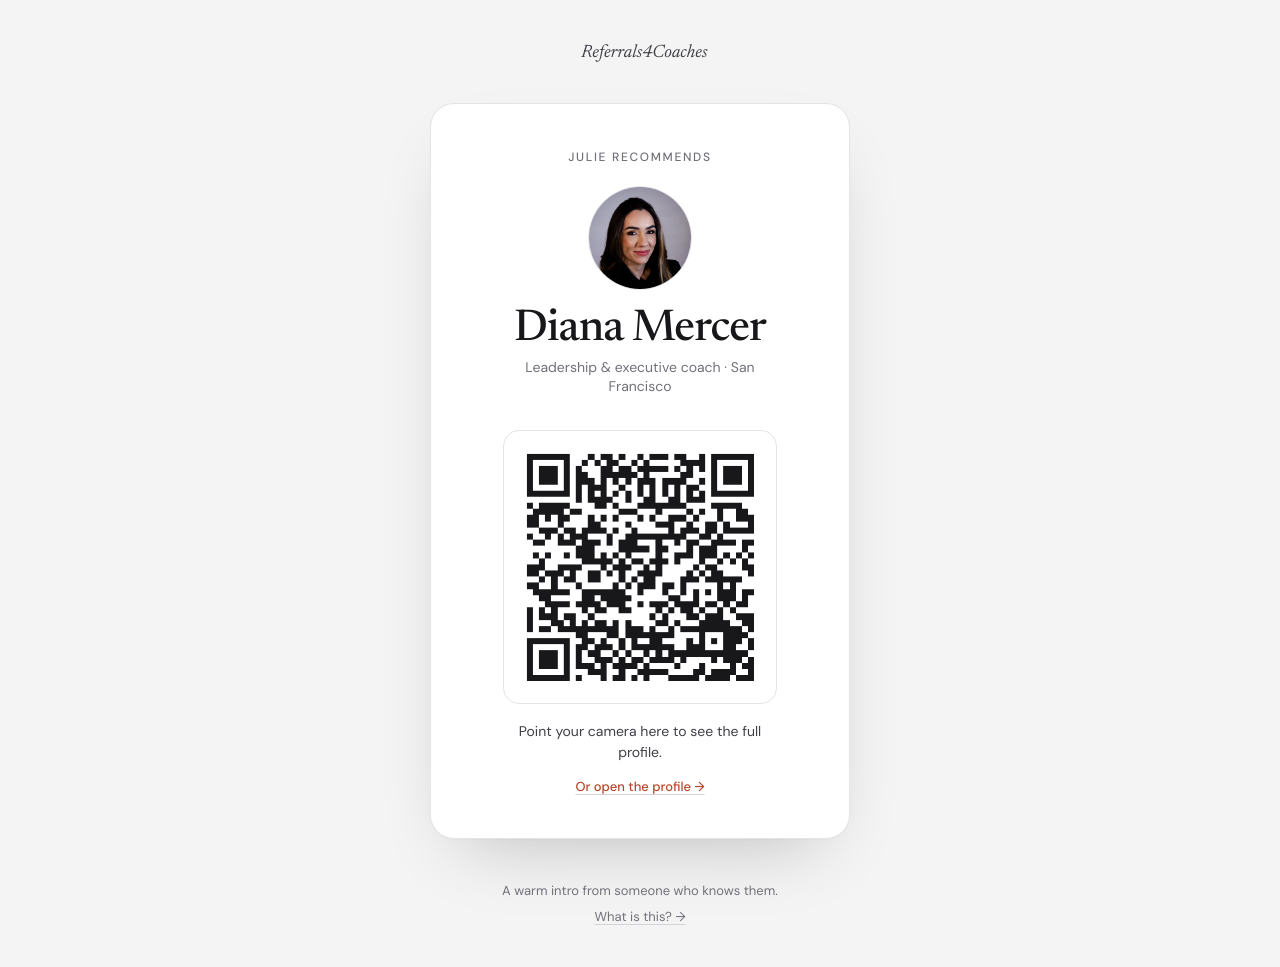
<file: referral.html>
<!doctype html>
<html lang="en">
<head>
  <meta charset="utf-8" />
  <meta name="viewport" content="width=device-width, initial-scale=1" />
  <title>Referrals4Coaches — show this</title>
  <meta name="robots" content="noindex,nofollow" />

  <link rel="preconnect" href="https://fonts.googleapis.com" />
  <link rel="preconnect" href="https://fonts.gstatic.com" crossorigin />
  <link
    rel="stylesheet"
    href="https://fonts.googleapis.com/css2?family=Newsreader:ital,opsz,wght@0,6..72,300..700;1,6..72,300..700&family=DM+Sans:opsz,wght@9..40,400..700&family=JetBrains+Mono:wght@400;500;600&family=Caveat:wght@500;600&display=swap"
  />

  <link rel="stylesheet" href="styles.css" />
  <link rel="stylesheet" href="profile.css" />
</head>
<body>
  <div class="referral">
    <div class="referral__brand">
      <span class="brand-dot" aria-hidden="true"></span>
      <span class="referral__brand-mark">Referrals4Coaches</span>
    </div>

    <main class="referral__card">
      <div class="referral__eyebrow" data-eyebrow>recommends</div>

      <div class="referral__photo img-frame">
        <img data-coach-photo src="images/coach-headshot.webp" alt="" />
      </div>

      <h1 class="referral__name" data-coach-name>Diana Mercer</h1>
      <div class="referral__title" data-coach-title>Leadership &amp; executive coach · San Francisco</div>

      <div class="referral__qr" aria-label="QR code to scan">
        <canvas data-qr width="280" height="280"></canvas>
      </div>

      <div class="referral__hint">Point your camera here to see the full profile.</div>
      <a class="referral__fallback" data-fallback href="profile.html">Or open the profile →</a>
    </main>

    <footer class="referral__foot">
      <span class="caption">A warm intro from someone who knows them.</span>
      <a class="caption referral__what" href="index.html">What is this? →</a>
    </footer>
  </div>

  <script src="coaches.js"></script>
  <script src="qrcode.min.js"></script>
  <script>
    (function () {
      var ctx = window.R4C.resolve();
      var coach = ctx.coach;
      var friend = ctx.friend;

      // ── Fill the card ──
      document.title = "Referrals4Coaches — " + coach.name;
      var eyebrow = document.querySelector('[data-eyebrow]');
      if (friend) eyebrow.textContent = friend.name + " recommends";
      else eyebrow.textContent = "Recommended";

      var photo = document.querySelector('[data-coach-photo]');
      photo.src = coach.avatar || (coach.photos && coach.photos[0]) || 'images/coach-headshot.webp';
      photo.alt = coach.name;

      document.querySelector('[data-coach-name]').textContent = coach.name;
      document.querySelector('[data-coach-title]').textContent =
        coach.title + (coach.location ? " · " + coach.location : "");

      var fallback = document.querySelector('[data-fallback]');
      fallback.href = ctx.profileUrl;

      // ── Render a real, scannable QR pointing at the profile URL ──
      var canvas = document.querySelector('[data-qr]');
      var render = function () {
        if (!window.QRCode || !window.QRCode.toCanvas) return false;
        window.QRCode.toCanvas(
          canvas,
          ctx.profileUrl,
          { width: 280, margin: 1, color: { dark: '#18181B', light: '#FFFFFF' } },
          function (err) {
            if (err) {
              // Last-resort fallback: lean on the text link below.
              canvas.style.display = 'none';
            }
          }
        );
        return true;
      };
      if (!render()) {
        // Library still loading — retry briefly.
        var tries = 0;
        var t = setInterval(function () {
          tries++;
          if (render() || tries > 40) clearInterval(t);
        }, 100);
      }
    })();
  </script>
</body>
</html>
</file>
<file: styles.css>
/* datemyfriend — light + photo-driven, sans body, serif display */

:root {
  --bg: #FFFFFF;             /* pure white */
  --bg-2: #F4F4F5;           /* cool neutral gray */
  --bg-3: #E4E4E7;           /* deeper neutral gray */
  --ink-dark: #09090B;       /* near-black, neutral */
  --ink: #18181B;
  --ink-2: #3F3F46;
  --ink-3: #71717A;
  --ink-4: #A1A1AA;
  --rule: #D4D4D8;
  --rule-soft: #E4E4E7;
  --accent: #B8472A;         /* burnt sienna default — warm accent against cool surfaces */
  --accent-ink: #8A331F;
  --on-dark: #FAFAFA;

  --serif: "Newsreader", "Source Serif Pro", Georgia, serif;
  --sans: "DM Sans", "Söhne", -apple-system, "Helvetica Neue", sans-serif;
  --mono: "JetBrains Mono", "DM Mono", ui-monospace, Menlo, monospace;

  --measure: 36rem;
  --gutter: clamp(20px, 4vw, 64px);
}

* { box-sizing: border-box; }

html, body {
  margin: 0;
  padding: 0;
  background: var(--bg);
  color: var(--ink);
  font-family: var(--sans);
  font-size: 17px;
  line-height: 1.5;
  overflow-x: hidden;
  -webkit-font-smoothing: antialiased;
  -moz-osx-font-smoothing: grayscale;
  text-rendering: geometricPrecision;
}

img { display: block; max-width: 100%; }
a { color: inherit; text-decoration: none; }

/* ── Type ────────────────────────────────────────────────────── */

.eyebrow {
  font-family: var(--sans);
  font-size: 12px;
  font-weight: 500;
  letter-spacing: 0.16em;
  text-transform: uppercase;
  color: var(--accent);
}

.eyebrow-muted {
  font-family: var(--sans);
  font-size: 12px;
  font-weight: 500;
  letter-spacing: 0.16em;
  text-transform: uppercase;
  color: var(--ink-3);
}

.eyebrow-on-dark {
  font-family: var(--sans);
  font-size: 12px;
  font-weight: 500;
  letter-spacing: 0.16em;
  text-transform: uppercase;
  color: color-mix(in oklch, var(--on-dark) 60%, transparent);
}

.display-hero {
  font-family: var(--serif);
  font-weight: 400;
  font-size: clamp(48px, 8vw, 120px);
  line-height: 0.96;
  letter-spacing: -0.024em;
  font-variation-settings: "opsz" 60;
  text-wrap: balance;
}

.display-l {
  font-family: var(--serif);
  font-weight: 400;
  font-size: clamp(36px, 5.2vw, 72px);
  line-height: 1.0;
  letter-spacing: -0.020em;
  font-variation-settings: "opsz" 36;
  text-wrap: balance;
}

.display-m {
  font-family: var(--serif);
  font-weight: 420;
  font-size: clamp(28px, 3.2vw, 44px);
  line-height: 1.08;
  letter-spacing: -0.013em;
  font-variation-settings: "opsz" 28;
  text-wrap: balance;
}

.display-s {
  font-family: var(--serif);
  font-weight: 440;
  font-size: clamp(22px, 2.2vw, 28px);
  line-height: 1.18;
  letter-spacing: -0.008em;
}

.lede {
  font-family: var(--sans);
  font-size: clamp(17px, 1.4vw, 19px);
  line-height: 1.5;
  letter-spacing: -0.002em;
  font-weight: 400;
  color: var(--ink-2);
}

.body {
  font-family: var(--sans);
  font-size: 16px;
  line-height: 1.55;
  color: var(--ink-2);
}

.body-tight {
  font-family: var(--sans);
  font-size: 15px;
  line-height: 1.5;
  color: var(--ink-2);
}

.caption {
  font-family: var(--sans);
  font-size: 13px;
  line-height: 1.4;
  letter-spacing: 0;
  color: var(--ink-3);
}

.mono {
  font-family: var(--mono);
  font-weight: 400;
  letter-spacing: 0.04em;
}

em.serif-italic, .serif-italic {
  font-style: italic;
  font-variation-settings: "opsz" 60;
}

.accent { color: var(--accent); }

/* ── Layout ──────────────────────────────────────────────────── */

.page { width: 100%; min-height: 100vh; overflow-x: hidden; }

.container {
  width: 100%;
  max-width: 1280px;
  margin: 0 auto;
  padding-left: var(--gutter);
  padding-right: var(--gutter);
}

.container-narrow {
  width: 100%;
  max-width: 780px;
  margin: 0 auto;
  padding-left: var(--gutter);
  padding-right: var(--gutter);
}

.section {
  padding-top: clamp(80px, 12vh, 160px);
  padding-bottom: clamp(80px, 12vh, 160px);
}

.section-tight {
  padding-top: clamp(56px, 8vh, 96px);
  padding-bottom: clamp(56px, 8vh, 96px);
}

.section-sand { background: var(--bg-2); }
.section-deep { background: var(--bg-3); }

.section-dark {
  background: var(--ink-dark);
  color: var(--on-dark);
}

.section-dark .lede,
.section-dark .body,
.section-dark .body-tight { color: color-mix(in oklch, var(--on-dark) 75%, transparent); }

.rule { border: 0; border-top: 1px solid var(--rule-soft); margin: 0; }

/* ── Header ──────────────────────────────────────────────────── */

.site-header {
  position: absolute;
  top: 0; left: 0; right: 0;
  z-index: 50;
  padding-top: 24px;
  padding-bottom: 24px;
}

.site-header.on-dark { color: var(--on-dark); }
.site-header.on-light { color: var(--ink); }

.site-header.sticky {
  position: sticky;
  top: 0;
  background: color-mix(in oklch, var(--bg) 90%, transparent);
  backdrop-filter: blur(10px) saturate(140%);
  -webkit-backdrop-filter: blur(10px) saturate(140%);
  border-bottom: 1px solid var(--rule-soft);
}

.site-header .container {
  display: flex;
  align-items: center;
  justify-content: space-between;
  padding-top: 0;
  padding-bottom: 0;
}

.brand {
  display: inline-flex;
  align-items: center;
  gap: 10px;
  color: inherit;
}

.brand .brand-dot {
  width: 7px;
  height: 7px;
  border-radius: 50%;
  background: var(--accent);
  display: inline-block;
}

.brand .brand-mark {
  font-family: var(--serif);
  font-style: italic;
  font-size: 24px;
  letter-spacing: -0.01em;
  font-variation-settings: "opsz" 28;
  font-weight: 420;
}

.nav-links {
  display: flex;
  align-items: center;
  gap: 32px;
}

.nav-links a {
  font-family: var(--sans);
  font-size: 14px;
  font-weight: 500;
  letter-spacing: -0.002em;
  color: inherit;
  opacity: 0.85;
  white-space: nowrap;
}

.nav-links a:hover { opacity: 1; color: var(--accent); }

/* ── Hero ────────────────────────────────────────────────────── */

.hero {
  position: relative;
  min-height: 84vh;
  width: 100%;
  display: block;
  color: var(--on-dark);
  overflow: hidden;
}

.hero__bg {
  position: absolute !important;
  inset: 0;
  z-index: 0;
  overflow: hidden;
}

.hero__bg img {
  width: 100%;
  height: 100%;
  object-fit: cover;
  object-position: center 38%;
}

.hero__bg::after {
  content: "";
  position: absolute; inset: 0;
  background:
    linear-gradient(180deg, rgba(20,17,13,0.40) 0%, rgba(20,17,13,0.0) 22%, rgba(20,17,13,0.0) 55%, rgba(20,17,13,0.78) 100%);
  pointer-events: none;
}

.hero__inner {
  position: absolute;
  left: 0;
  right: 0;
  bottom: 0;
  z-index: 1;
  width: 100%;
  padding-bottom: clamp(48px, 7vh, 80px);
}

.hero__headline {
  font-family: var(--serif);
  font-weight: 500;
  font-size: clamp(40px, 5.4vw, 80px);
  line-height: 1.0;
  letter-spacing: -0.022em;
  font-variation-settings: "opsz" 72, "wght" 500;
  color: var(--on-dark);
  max-width: 18ch;
  margin: 0;
  text-wrap: balance;
}

.hero__headline em {
  font-style: italic;
  font-weight: 500;
  font-variation-settings: "opsz" 72, "wght" 500;
}

/* ── Lead-in band (under hero) ───────────────────────────────── */

.lead-in {
  padding: clamp(56px, 8vh, 96px) 0 clamp(48px, 6vh, 72px);
  background: var(--bg);
  border-bottom: 1px solid var(--rule-soft);
}

.lead-in__grid {
  display: grid;
  grid-template-columns: 5fr 7fr;
  gap: clamp(32px, 6vw, 80px);
  align-items: start;
}

.lead-in__left .eyebrow {
  display: inline-flex;
  align-items: center;
  gap: 10px;
}

.lead-in__left .eyebrow::before {
  content: "";
  display: inline-block;
  width: 7px; height: 7px;
  border-radius: 50%;
  background: var(--accent);
}

.lead-in__sub {
  font-family: var(--sans);
  font-size: clamp(20px, 2vw, 26px);
  line-height: 1.42;
  font-weight: 400;
  letter-spacing: -0.012em;
  color: var(--ink);
  margin: 0 0 28px;
  max-width: 36rem;
  text-wrap: pretty;
}

.scene { max-width: 36rem; margin: 0 auto; }

.scene__lead {
  font-family: var(--serif);
  font-size: clamp(22px, 2.4vw, 30px);
  line-height: 1.32;
  font-weight: 400;
  letter-spacing: -0.012em;
  color: var(--ink);
  text-align: center;
  margin: 0 0 36px;
  text-wrap: pretty;
}

/* In-person dinner dialogue (spoken, not texting) */
.dialogue { display: flex; flex-direction: column; gap: 44px; }

.dialogue__turn {
  display: flex;
  align-items: flex-start;
  gap: 16px;
  max-width: 90%;
}

.dialogue__turn--them { align-self: flex-start; }
.dialogue__turn--me {
  align-self: flex-end;
  flex-direction: row-reverse;
  text-align: right;
}

.dialogue__avatar {
  width: 52px;
  height: 52px;
  flex-shrink: 0;
  border-radius: 50%;
  overflow: hidden;
  background: var(--bg-2);
  box-shadow: 0 1px 3px rgba(0,0,0,0.12);
}
.dialogue__avatar img { width: 100%; height: 100%; object-fit: cover; display: block; }

.dialogue__name {
  font-family: var(--sans);
  font-size: 11px;
  font-weight: 600;
  letter-spacing: 0.06em;
  text-transform: uppercase;
  color: var(--ink-3);
  margin-bottom: 7px;
}

.dialogue__line {
  font-family: var(--serif);
  font-size: clamp(19px, 2vw, 25px);
  line-height: 1.34;
  font-weight: 400;
  letter-spacing: -0.01em;
  color: var(--ink);
  margin: 0;
  text-wrap: pretty;
}

.scene__caption {
  text-align: center;
  margin: 28px auto 0;
  max-width: 30rem;
}

/* Email vs. code comparison (dark section) */
.vs__kicker {
  font-family: var(--sans);
  font-size: clamp(17px, 1.7vw, 20px);
  line-height: 1.45;
  color: color-mix(in oklch, var(--on-dark) 72%, transparent);
  max-width: 42ch;
  margin: 0 0 52px;
  text-wrap: pretty;
}

.vs {
  display: grid;
  grid-template-columns: 1fr 1fr;
  column-gap: clamp(20px, 4vw, 64px);
  max-width: 60rem;
}

.vs__head {
  font-family: var(--sans);
  font-size: 12px;
  font-weight: 600;
  letter-spacing: 0.07em;
  text-transform: uppercase;
  padding-bottom: 16px;
  margin-bottom: 4px;
  border-bottom: 1px solid color-mix(in oklch, var(--on-dark) 16%, transparent);
}
.vs__head--email { color: color-mix(in oklch, var(--on-dark) 50%, transparent); }
.vs__head--code { color: var(--accent); }

.vs__cell {
  font-family: var(--serif);
  font-size: clamp(16px, 1.7vw, 20px);
  line-height: 1.38;
  padding: 20px 0;
  border-bottom: 1px solid color-mix(in oklch, var(--on-dark) 10%, transparent);
  text-wrap: pretty;
}
.vs__cell--email {
  color: color-mix(in oklch, var(--on-dark) 52%, transparent);
}
.vs__cell--code { color: var(--on-dark); }

.vs__closer {
  font-family: var(--serif);
  font-size: clamp(19px, 2vw, 25px);
  line-height: 1.4;
  color: var(--on-dark);
  max-width: 34rem;
  margin: 48px 0 0;
  text-wrap: pretty;
}

@media (max-width: 600px) {
  .vs { grid-template-columns: 1fr; column-gap: 0; }
  .vs__head--email { display: none; }
  .vs__head--code { grid-column: 1; }
  .vs__cell { padding: 14px 0; border-bottom: none; }
  .vs__cell--email {
    padding-bottom: 4px;
    font-size: 15px;
  }
  .vs__cell--email::before {
    content: "Instead of: ";
    font-family: var(--sans);
    font-size: 11px;
    letter-spacing: 0.04em;
    text-transform: uppercase;
    color: color-mix(in oklch, var(--on-dark) 40%, transparent);
  }
  .vs__cell--code {
    padding-top: 0;
    padding-bottom: 22px;
    border-bottom: 1px solid color-mix(in oklch, var(--on-dark) 12%, transparent);
  }
}

.lead-in__scroll {
  display: inline-flex;
  align-items: center;
  gap: 14px;
  background: none;
  border: 0;
  padding: 0;
  color: var(--ink-2);
  font-family: var(--sans);
  font-size: 13px;
  font-weight: 500;
  letter-spacing: 0.04em;
  cursor: pointer;
}

.lead-in__scroll .arrow {
  width: 56px; height: 1px;
  background: var(--ink-2);
  position: relative;
  transition: width 200ms ease;
}
.lead-in__scroll .arrow::after {
  content: "";
  position: absolute; right: 0; top: 50%;
  width: 8px; height: 8px;
  border-top: 1px solid var(--ink-2);
  border-right: 1px solid var(--ink-2);
  transform: translate(0, -50%) rotate(45deg);
}
.lead-in__scroll:hover { color: var(--accent); }
.lead-in__scroll:hover .arrow { width: 88px; background: var(--accent); }
.lead-in__scroll:hover .arrow::after {
  border-color: var(--accent);
}

@media (max-width: 800px) {
  .lead-in__grid { grid-template-columns: 1fr; }
}

/* (old hero subcomponent styles removed — moved to LeadInBand) */

/* ── Buttons ─────────────────────────────────────────────────── */

.btn {
  appearance: none;
  border: 1px solid var(--ink);
  background: var(--ink);
  color: var(--bg);
  padding: 16px 26px;
  font-family: var(--sans);
  font-size: 14px;
  font-weight: 500;
  letter-spacing: -0.002em;
  cursor: pointer;
  border-radius: 999px;
  white-space: nowrap;
  transition: background 160ms ease, color 160ms ease, transform 80ms ease, border-color 160ms ease;
}

.btn:hover { background: var(--accent); border-color: var(--accent); color: var(--bg); }
.btn:active { transform: translateY(1px); }

.btn-ghost {
  background: transparent;
  color: var(--ink);
  border-color: var(--ink-3);
}
.btn-ghost:hover { background: var(--ink); color: var(--bg); border-color: var(--ink); }

.btn-link {
  background: transparent;
  border: 0;
  color: var(--ink-2);
  font-family: var(--sans);
  font-size: 14px;
  font-weight: 500;
  text-decoration: underline;
  text-underline-offset: 4px;
  text-decoration-color: var(--rule);
  padding: 8px 0;
  cursor: pointer;
}
.btn-link:hover { color: var(--accent); text-decoration-color: currentColor; }

/* ── Forms ───────────────────────────────────────────────────── */

.field {
  display: flex;
  flex-direction: column;
  gap: 8px;
}

.field label {
  font-family: var(--sans);
  font-size: 13px;
  font-weight: 500;
  letter-spacing: 0;
  color: var(--ink-2);
}

.input,
.textarea {
  font-family: var(--sans);
  font-size: 16px;
  line-height: 1.4;
  padding: 16px 18px;
  border: 1px solid var(--rule);
  background: var(--bg);
  color: var(--ink);
  border-radius: 10px;
  outline: none;
  transition: border-color 160ms ease, box-shadow 160ms ease;
  width: 100%;
}

.input::placeholder,
.textarea::placeholder { color: var(--ink-4); }

.input:focus,
.textarea:focus {
  border-color: var(--ink);
  box-shadow: 0 0 0 4px color-mix(in oklch, var(--ink) 8%, transparent);
}

.textarea { min-height: 130px; resize: vertical; }

.form-inline {
  display: flex;
  gap: 10px;
  align-items: stretch;
  background: var(--bg);
  border: 1px solid var(--rule);
  border-radius: 999px;
  padding: 6px;
  transition: border-color 160ms ease, box-shadow 160ms ease;
}

.form-inline:focus-within {
  border-color: var(--ink);
  box-shadow: 0 0 0 4px color-mix(in oklch, var(--ink) 8%, transparent);
}

.form-inline .input {
  flex: 1;
  border: 0;
  background: transparent;
  border-radius: 999px;
  padding: 10px 18px;
  box-shadow: none;
}
.form-inline .input:focus { box-shadow: none; }
.form-inline .btn { border-radius: 999px; padding: 12px 22px; }

@media (max-width: 640px) {
  .form-inline { flex-direction: column; border-radius: 16px; }
  .form-inline .input { padding: 14px 18px; }
}

/* ── Image utilities ─────────────────────────────────────────── */

.img-frame {
  position: relative;
  overflow: hidden;
  background: var(--bg-2);
}
.img-frame img {
  width: 100%; height: 100%; object-fit: cover;
}

/* ── How-it-works (alternating photo + text rows) ───────────── */

.how-row {
  display: grid;
  grid-template-columns: 1fr 1fr;
  gap: clamp(32px, 6vw, 96px);
  align-items: center;
  padding: clamp(48px, 8vw, 96px) 0;
  border-bottom: 1px solid var(--rule-soft);
}

.how-row > * { min-width: 0; }

.how-row:last-child { border-bottom: 0; }

.how-row.reverse > :first-child { order: 2; }

.how-row__photo {
  aspect-ratio: 4/5;
  border-radius: 4px;
  position: relative;
}

.how-row__photo .badge {
  position: absolute;
  top: 16px; left: 16px;
  background: var(--bg);
  color: var(--ink);
  font-family: var(--sans);
  font-size: 12px;
  font-weight: 500;
  letter-spacing: 0.02em;
  padding: 6px 12px;
  border-radius: 999px;
}

.how-row__num {
  font-family: var(--serif);
  font-style: italic;
  font-size: clamp(56px, 7vw, 84px);
  line-height: 0.9;
  color: var(--accent);
  font-variation-settings: "opsz" 60;
  margin-bottom: 20px;
  display: block;
  letter-spacing: -0.01em;
}

.how-row__title {
  font-family: var(--serif);
  font-weight: 400;
  font-size: clamp(28px, 3.4vw, 44px);
  line-height: 1.05;
  letter-spacing: -0.018em;
  font-variation-settings: "opsz" 36;
  color: var(--ink);
  margin: 0 0 18px;
  text-wrap: balance;
}

.how-row__body {
  font-family: var(--sans);
  font-size: 17px;
  line-height: 1.55;
  color: var(--ink-2);
  margin: 0;
  max-width: 36rem;
}

@media (max-width: 800px) {
  .how-row { grid-template-columns: 1fr; gap: 24px; padding: 56px 0; }
  .how-row.reverse > :first-child { order: 0; }
}

/* ── Nots list ───────────────────────────────────────────────── */

.nots {
  display: grid;
  grid-template-columns: 1fr 1fr;
  gap: 0 80px;
}

.nots .not {
  display: grid;
  grid-template-columns: 22px 1fr;
  gap: 14px;
  align-items: baseline;
  padding: 18px 0;
  border-bottom: 1px solid color-mix(in oklch, var(--on-dark) 12%, transparent);
  font-family: var(--sans);
  font-size: 19px;
  font-weight: 400;
  line-height: 1.35;
  color: var(--on-dark);
}

.nots .not--strong {
  font-family: var(--serif);
  font-size: 24px;
  font-weight: 400;
  letter-spacing: -0.008em;
  font-variation-settings: "opsz" 24;
}

.nots .not .dash {
  font-family: var(--sans);
  color: var(--accent);
  font-size: 16px;
}

.nots .not__lead {
  color: var(--accent);
  font-weight: 500;
}

@media (max-width: 720px) {
  .nots { grid-template-columns: 1fr; gap: 0; }
  .nots .not { font-size: 17px; padding: 16px 0; }
}

/* ── Mobile breakpoint — ≤ 720px ─────────────────────────────── */

@media (max-width: 720px) {
  /* Section padding shrinks aggressively on mobile so the doc isn't endless */
  .section { padding-top: 64px; padding-bottom: 64px; }
  .section-tight { padding-top: 48px; padding-bottom: 48px; }

  /* Header: hide the long nav links, brand only */
  .site-header { padding-top: 18px; padding-bottom: 18px; }
  .nav-links { gap: 18px; }
  .nav-links a { font-size: 12px; }
  .nav-links a:not(:last-child) { display: none; }

  .brand .brand-mark { font-size: 20px; }

  /* Hero */
  .hero { min-height: 70vh; }
  .hero__headline { font-size: 38px; max-width: 14ch; }
  .hero__inner { padding-bottom: 40px; }

  /* Lead-in */
  .lead-in { padding: 48px 0 36px; }
  .lead-in__sub { font-size: 20px; margin-bottom: 24px; }

  /* HowRow already stacks at 800px — fine-tune copy size on mobile */
  .how-row__title { font-size: 30px; }
  .how-row__body { font-size: 16px; }

  /* Manifesto */
  .manifesto p { font-size: 22px; }
  .manifesto p.pull { font-size: 26px; }
  .quote-glyph { font-size: 84px; }

  /* Ask-wrap padding */
  .ask-wrap { padding: 28px; border-radius: 14px; }
  .ask-wrap .ask-photo { aspect-ratio: 16/10; border-radius: 8px; }

  /* Footer */
  .site-footer { padding: 32px 0 40px; }
  .site-footer .container { gap: 16px; flex-direction: column; align-items: flex-start; }
}

@media (max-width: 480px) {
  :root { --gutter: 18px; }
  .hero__headline { font-size: 34px; }
  .lead-in__sub { font-size: 18px; }
  .how-row__title { font-size: 26px; }
}

/* ── Manifesto ───────────────────────────────────────────────── */

.manifesto {
  max-width: 760px;
  margin: 0 auto;
}

.manifesto p {
  font-family: var(--serif);
  font-size: clamp(24px, 2.6vw, 34px);
  line-height: 1.32;
  letter-spacing: -0.012em;
  color: var(--ink);
  margin: 0 0 1.1em;
  font-variation-settings: "opsz" 28;
  text-wrap: pretty;
  font-weight: 400;
}

.manifesto p.pull {
  font-style: italic;
  font-size: clamp(28px, 3.2vw, 42px);
  line-height: 1.22;
  color: var(--accent-ink);
}

.quote-glyph {
  font-family: var(--serif);
  font-style: italic;
  font-size: clamp(96px, 10vw, 140px);
  line-height: 0.5;
  color: var(--accent);
  opacity: 0.8;
  display: block;
  margin-bottom: -8px;
}

/* ── Founder ─────────────────────────────────────────────────── */

.founder {
  display: grid;
  grid-template-columns: 5fr 6fr;
  gap: clamp(40px, 6vw, 80px);
  align-items: start;
}

.founder .founder-photo {
  aspect-ratio: 4/5;
  border-radius: 4px;
  position: relative;
  overflow: hidden;
}

.founder .founder-body p {
  font-family: var(--sans);
  font-size: 17px;
  line-height: 1.6;
  color: var(--ink-2);
  margin: 0 0 1em;
}

.founder .founder-body p em {
  color: var(--ink);
  font-family: var(--serif);
  font-style: italic;
  font-size: 1.02em;
}

.founder .sig {
  font-family: "Caveat", "Homemade Apple", cursive;
  font-size: 38px;
  color: var(--ink);
  margin: 32px 0 4px;
  letter-spacing: 0.005em;
  font-weight: 500;
}

.founder .sig a { color: inherit; transition: color 160ms ease; }
.founder .sig a:hover { color: var(--accent); }

@media (max-width: 800px) {
  .founder { grid-template-columns: 1fr; }
  .founder .founder-photo { max-width: 380px; }
}

/* ── The ask ─────────────────────────────────────────────────── */

.ask-wrap {
  display: grid;
  grid-template-columns: 5fr 6fr;
  gap: clamp(32px, 5vw, 80px);
  align-items: stretch;
  background: var(--bg);
  border: 1px solid var(--rule-soft);
  border-radius: 18px;
  padding: clamp(32px, 5vw, 56px);
  box-shadow: 0 1px 0 rgba(20,17,13,0.02), 0 24px 60px -30px rgba(20,17,13,0.12);
}

.ask-wrap .ask-photo {
  border-radius: 12px;
  overflow: hidden;
  aspect-ratio: 1/1;
  min-height: 280px;
}

@media (max-width: 800px) {
  .ask-wrap { grid-template-columns: 1fr; }
  .ask-wrap .ask-photo { aspect-ratio: 16/10; min-height: 0; }
}

/* ── Footer ──────────────────────────────────────────────────── */

.site-footer {
  padding: 40px 0 56px;
  border-top: 1px solid var(--rule-soft);
  background: var(--bg);
}

.site-footer .container {
  display: flex;
  justify-content: space-between;
  align-items: center;
  gap: 32px;
  flex-wrap: wrap;
}

.site-footer .caption { color: var(--ink-3); }

/* ── Utility ─────────────────────────────────────────────────── */

.center { text-align: center; }
.mt-s { margin-top: 16px; }
.mt-m { margin-top: 32px; }
.mt-l { margin-top: 56px; }
.mt-xl { margin-top: 96px; }

.fade-in { animation: fadeUp 700ms cubic-bezier(0.2, 0.7, 0.2, 1) both; }
@keyframes fadeUp {
  from { opacity: 0; transform: translateY(8px); }
  to { opacity: 1; transform: translateY(0); }
}

/* ── Full-bleed image break ──────────────────────────────────── */

.image-break {
  position: relative;
  width: 100%;
  margin: 0;
  overflow: hidden;
  background: var(--bg-2);
}

.image-break img {
  width: 100%; height: 100%; object-fit: cover; object-position: center;
}

.image-break__caption {
  position: absolute;
  left: var(--gutter);
  bottom: 28px;
  color: rgba(255,255,255,0.95);
  text-shadow: 0 1px 14px rgba(0,0,0,0.45);
}

.image-break__caption .text {
  font-family: var(--serif);
  font-style: italic;
  font-size: 18px;
  color: rgba(255,255,255,0.95);
}

/* ── How-it-works media ──────────────────────────────────────── */

.how-row__media {
  display: flex;
  flex-direction: column;
  align-items: center;
  justify-content: center;
  gap: 16px;
}

.how-row__media > * {
  width: 100%;
  max-width: 520px;
}

.how-row__phone-wrap {
  position: relative;
  display: flex;
  justify-content: center;
  align-items: flex-end;
  min-height: 660px;
  width: 100%;
}

.how-row__phone-wrap .phone-wrap:nth-child(1) {
  position: relative;
  z-index: 2;
}

.how-row__phone-wrap .phone-wrap:nth-child(2) {
  position: absolute;
  z-index: 1;
  right: 0;
  top: 28px;
  transform: rotate(4deg) translateX(40px);
  opacity: 0.92;
}

@media (max-width: 1024px) {
  .how-row__phone-wrap .phone-wrap:nth-child(2) {
    transform: rotate(4deg) translateX(10px);
  }
}

.how-row__caption {
  text-align: center;
  margin-top: 24px;
}

.how-row__link {
  font-family: var(--sans);
  font-size: 13px;
  font-weight: 500;
  color: var(--accent);
  text-decoration: underline;
  text-underline-offset: 3px;
  margin-left: 8px;
}
.how-row__link:hover { color: var(--ink); }

.inline-link {
  color: var(--accent);
  font-weight: 500;
  text-decoration: underline;
  text-underline-offset: 3px;
  text-decoration-color: var(--rule);
}
.inline-link:hover { text-decoration-color: currentColor; color: var(--ink); }

/* ── Editor mock (step 1) ────────────────────────────────────── */

.editor-mock {
  background: var(--bg);
  border-radius: 16px;
  overflow: hidden;
  border: 1px solid var(--rule-soft);
  box-shadow: 0 1px 0 rgba(20,17,13,0.02), 0 30px 60px -30px rgba(20,17,13,0.18);
  width: 100%;
  max-width: 540px;
  margin: 0 auto;
}

.editor-mock__chrome {
  display: flex;
  align-items: center;
  justify-content: space-between;
  padding: 12px 16px;
  background: var(--bg-2);
  border-bottom: 1px solid var(--rule-soft);
}

.editor-mock__url {
  font-family: var(--mono);
  font-size: 11px;
  letter-spacing: 0.01em;
  color: var(--ink-3);
  overflow: hidden;
  text-overflow: ellipsis;
  white-space: nowrap;
}

.editor-mock__lock {
  font-size: 10px;
  color: var(--accent);
}

.editor-mock__body {
  padding: 28px;
}

.editor-mock__photos {
  display: grid;
  grid-template-columns: 1.4fr 1fr 1fr;
  gap: 8px;
  margin-bottom: 24px;
}

.editor-mock__photo {
  aspect-ratio: 4/5;
  border-radius: 4px;
  background: var(--bg-2);
}

.editor-mock__photo--add {
  display: flex;
  align-items: center;
  justify-content: center;
  border: 1px dashed var(--rule);
  background: transparent;
  color: var(--ink-3);
  font-family: var(--sans);
  font-size: 32px;
  font-weight: 300;
}

/* Single round avatar header — mirrors the live profile */
.editor-mock__head {
  display: flex;
  align-items: center;
  gap: 18px;
  margin-bottom: 22px;
}

.editor-mock__avatar {
  width: 96px;
  height: 96px;
  border-radius: 50%;
  flex-shrink: 0;
  position: relative;
  border: 1px solid var(--rule-soft);
}

.editor-mock__avatar img { object-position: center 18%; }
.editor-mock__id { min-width: 0; }
.editor-mock__head .editor-mock__details { margin-bottom: 0; }

/* ── Referrals inbox mock (pricing step) ─────────────────────── */

.inbox {
  height: 100%;
  background: var(--bg);
  display: flex;
  flex-direction: column;
  padding-top: 52px;
}

.inbox__top {
  display: flex;
  align-items: baseline;
  justify-content: space-between;
  padding: 0 22px 16px;
  border-bottom: 1px solid var(--rule-soft);
}

.inbox__title {
  font-family: var(--serif);
  font-weight: 500;
  font-size: 24px;
  letter-spacing: -0.01em;
  color: var(--ink);
}

.inbox__count {
  font-family: var(--sans);
  font-size: 11px;
  font-weight: 500;
  letter-spacing: 0.04em;
  text-transform: uppercase;
  color: var(--accent);
}

.inbox__list {
  list-style: none;
  margin: 0;
  padding: 0;
  overflow-y: auto;
}

.inbox__item {
  display: flex;
  gap: 12px;
  padding: 15px 22px;
  border-bottom: 1px solid var(--rule-soft);
}

.inbox__avatar {
  width: 38px;
  height: 38px;
  border-radius: 50%;
  flex-shrink: 0;
  display: flex;
  align-items: center;
  justify-content: center;
  background: color-mix(in oklch, var(--accent) 14%, var(--bg));
  color: var(--accent-ink);
  font-family: var(--sans);
  font-weight: 600;
  font-size: 14px;
}

.inbox__body { min-width: 0; flex: 1; }

.inbox__row {
  display: flex;
  align-items: baseline;
  justify-content: space-between;
  gap: 8px;
}

.inbox__name {
  font-family: var(--sans);
  font-weight: 600;
  font-size: 14px;
  color: var(--ink);
}

.inbox__time {
  font-family: var(--sans);
  font-size: 11px;
  color: var(--ink-4);
  flex-shrink: 0;
}

.inbox__note {
  font-family: var(--sans);
  font-size: 12.5px;
  line-height: 1.4;
  color: var(--ink-2);
  margin: 3px 0 5px;
  display: -webkit-box;
  -webkit-line-clamp: 2;
  -webkit-box-orient: vertical;
  overflow: hidden;
}

.inbox__via {
  font-family: var(--sans);
  font-size: 11px;
  color: var(--ink-3);
}

.inbox__via strong { color: var(--accent); font-weight: 600; }

/* Locked / pay-to-reveal referral state */
.inbox__item.is-locked { background: color-mix(in oklch, var(--accent) 5%, var(--bg)); }

.inbox__avatar--locked {
  background: color-mix(in oklch, var(--accent) 10%, var(--bg));
  font-size: 15px;
}

.inbox__item.is-locked .inbox__note {
  filter: blur(3px);
  opacity: 0.6;
  user-select: none;
}

.inbox__lockrow {
  display: flex;
  align-items: center;
  justify-content: space-between;
  gap: 8px;
}

.inbox__reveal {
  font-family: var(--sans);
  font-size: 11px;
  font-weight: 600;
  letter-spacing: 0.02em;
  color: var(--bg);
  background: var(--accent);
  border-radius: 999px;
  padding: 4px 12px;
  flex-shrink: 0;
}

.editor-mock__name {
  font-family: var(--serif);
  font-weight: 400;
  font-size: 38px;
  line-height: 1;
  letter-spacing: -0.02em;
  color: var(--ink);
  margin-bottom: 4px;
}

.editor-mock__details {
  font-family: var(--sans);
  font-size: 13px;
  color: var(--ink-3);
  margin-bottom: 14px;
}

.editor-mock__bio {
  font-family: var(--sans);
  font-size: 15px;
  line-height: 1.55;
  color: var(--ink-2);
  position: relative;
}

.editor-mock__bio .caret {
  display: inline-block;
  width: 2px;
  height: 1.05em;
  background: var(--accent);
  vertical-align: text-bottom;
  margin-left: 1px;
  animation: blink 1.1s steps(2, end) infinite;
}

@keyframes blink {
  0%, 100% { opacity: 1; }
  50% { opacity: 0; }
}

/* ── QR cards (step 2) ───────────────────────────────────────── */

.qr-stack {
  position: relative;
  display: flex;
  justify-content: center;
  align-items: center;
  width: 100%;
  min-height: 460px;
}

.qr-card {
  width: 280px;
  background: var(--bg);
  border-radius: 14px;
  padding: 22px 22px 24px;
  border: 1px solid var(--rule-soft);
  box-shadow: 0 1px 0 rgba(20,17,13,0.02), 0 24px 50px -20px rgba(20,17,13,0.18);
  position: absolute;
}

.qr-card--front {
  z-index: 2;
  transform: rotate(-4deg) translateX(-44px) translateY(8px);
}

.qr-card--back {
  z-index: 1;
  transform: rotate(6deg) translateX(48px) translateY(-12px);
  opacity: 0.96;
}

@media (max-width: 1024px) {
  .qr-card { width: 240px; padding: 18px 18px 20px; }
  .qr-card--front { transform: rotate(-4deg) translateX(-24px) translateY(8px); }
  .qr-card--back { transform: rotate(6deg) translateX(28px) translateY(-12px); }
}

.qr-card__label {
  font-family: var(--serif);
  font-style: italic;
  font-size: 16px;
  color: var(--ink-2);
  margin-bottom: 12px;
}

.qr-card__qr {
  width: 100%;
  aspect-ratio: 1/1;
  background: var(--bg);
  margin-bottom: 14px;
  color: var(--ink);
}

.qr-card__from {
  font-family: var(--sans);
  font-size: 12px;
  letter-spacing: 0.02em;
  color: var(--ink-3);
  text-transform: uppercase;
  margin-bottom: 8px;
}

.qr-card__from strong {
  color: var(--ink);
  font-weight: 600;
}

.qr-card__quote {
  font-family: var(--serif);
  font-style: italic;
  font-size: 14px;
  line-height: 1.4;
  color: var(--ink);
  font-variation-settings: "opsz" 18;
  text-wrap: pretty;
}

/* ── How-it-works alternating row tweak: photo card variant ──── */

.how-row__photo {
  width: 100%;
  max-width: 540px;
}

/* ── Phone-pair (step 2 — Julie's QR + Paul's view) ───────── */

.phone-pair-wrap {
  width: 100%;
  display: flex;
  flex-direction: column;
  align-items: stretch;
  gap: 24px;
}

.phone-pair-clip {
  width: 100%;
}

.phone-pair {
  position: relative;
  display: flex;
  justify-content: center;
  align-items: flex-end;
  gap: clamp(12px, 2vw, 28px);
  width: 100%;
  min-height: 620px;
  transform-origin: center bottom;
  transition: transform 350ms cubic-bezier(0.2, 0.7, 0.2, 1);
}

.phone-pair__slot {
  position: relative;
  transition: transform 350ms cubic-bezier(0.2, 0.7, 0.2, 1),
              opacity 350ms ease;
  cursor: pointer;
}

.phone-pair__slot:nth-child(1) { transform: translateY(28px) rotate(-3deg); }
.phone-pair__slot:nth-child(2) { transform: rotate(2deg); z-index: 2; }

.phone-pair .phone {
  width: 280px;
  height: 580px;
  padding: 8px;
  border-radius: 34px;
}

.phone-pair .phone__screen { border-radius: 26px; }
.phone-pair .phone__notch { width: 70px; height: 18px; border-radius: 12px; top: 12px; }
.phone-pair .phone__home { width: 100px; height: 3px; }

/* QR screen — what Julie shows Paul */
.qr-screen {
  height: 100%;
  background: var(--bg);
  padding: 56px 26px 32px;
  display: flex;
  flex-direction: column;
  align-items: stretch;
  text-align: center;
  color: var(--ink);
}

.qr-screen__brand {
  font-family: var(--serif);
  font-style: italic;
  font-size: 15px;
  letter-spacing: -0.005em;
  color: var(--ink-3);
  margin-bottom: 26px;
}

.qr-screen__title-row { margin-bottom: 24px; }

.qr-screen__eyebrow {
  font-family: var(--sans);
  font-size: 11px;
  letter-spacing: 0.14em;
  text-transform: uppercase;
  color: var(--ink-3);
  font-weight: 500;
  margin-bottom: 8px;
}

.qr-screen__title {
  font-family: var(--serif);
  font-weight: 500;
  font-size: 44px;
  line-height: 1;
  letter-spacing: -0.02em;
  font-variation-settings: "opsz" 48, "wght" 500;
  color: var(--ink);
  margin: 0;
}

.qr-screen__qr {
  width: 100%;
  aspect-ratio: 1/1;
  color: var(--ink);
  padding: 8px;
  background: var(--bg);
  border: 1px solid var(--rule-soft);
  border-radius: 8px;
  margin: 0 auto 18px;
  max-width: 220px;
}

.qr-screen__hint {
  font-family: var(--sans);
  font-size: 12px;
  color: var(--ink-3);
  letter-spacing: 0.02em;
}

/* Profile preview inside the mini phone — mirrors profile.html, scaled down */
.phone-pair .scanned-hint { padding: 32px 14px 10px; gap: 8px; }
.phone-pair .scanned-hint .caption { font-size: 11px; }
.phone-pair .scanned-hint__avatar { width: 22px; height: 22px; }
.phone-pair .profile-card { padding: 22px 18px 26px; }
.phone-pair .profile-meet__head { gap: 12px; margin-bottom: 14px; align-items: center; }
.phone-pair .profile-meet__avatar { width: 58px; height: 58px; border-radius: 50%; }
.phone-pair .profile-meet__name { font-size: 26px; margin: 0 0 4px; }
.phone-pair .profile-meet__details { font-size: 11px; margin: 0; }
.phone-pair .profile-meet__rule { border: 0; border-top: 1px solid var(--rule-soft); margin: 0 0 14px; }
.phone-pair .profile-meet__bio { font-size: 13px; line-height: 1.5; }
.phone-pair .profile-form { padding: 18px; }
.phone-pair .profile-form .form-intro { font-size: 13.5px; line-height: 1.4; margin-bottom: 14px; }
.phone-pair .profile-form .field { margin-bottom: 11px; gap: 5px; }
.phone-pair .profile-form label { font-size: 10px; }
.phone-pair .profile-form .input { font-size: 12px; padding: 8px 11px; border-radius: 8px; }
.phone-pair .profile-form .btn { padding: 9px 16px; font-size: 12px; margin-top: 4px; }

.how-row__media:has(.phone-pair-wrap) {
  max-width: 720px;
}

.how-row__media:has(.phone-pair-wrap) > * {
  max-width: 720px;
}

/* Nav (arrows + dots) — visible only on mobile */
.phone-pair__nav {
  display: none;
  align-items: center;
  justify-content: center;
  gap: 22px;
  margin-top: 4px;
}

.phone-pair__arrow {
  width: 48px;
  height: 48px;
  border-radius: 50%;
  background: var(--bg);
  border: 1px solid var(--rule);
  color: var(--ink);
  display: inline-flex;
  align-items: center;
  justify-content: center;
  cursor: pointer;
  transition: border-color 160ms ease, color 160ms ease, background 160ms ease, opacity 160ms ease;
}

.phone-pair__arrow:hover { border-color: var(--ink); }
.phone-pair__arrow:active { background: var(--bg-2); }
.phone-pair__arrow:disabled { opacity: 0.3; cursor: not-allowed; }

.phone-pair__dots {
  display: inline-flex;
  align-items: center;
  gap: 10px;
}

.phone-pair__dot {
  width: 8px;
  height: 8px;
  border-radius: 50%;
  border: 0;
  background: var(--rule);
  padding: 0;
  cursor: pointer;
  transition: background 160ms ease, transform 160ms ease;
}

.phone-pair__dot.is-active {
  background: var(--accent);
  transform: scale(1.3);
}

.phone-pair__caption {
  text-align: center;
  margin-top: 4px;
  max-width: 420px;
  margin-left: auto;
  margin-right: auto;
}

/* ── Mobile (≤ 800px) — side-by-side carousel ────────────────── */

@media (max-width: 800px) {
  /* Only the CLIP layer breaks out to the viewport. The wrap (and
     therefore the nav + caption inside it) stays at normal container
     width so they're cleanly centered. */
  .phone-pair-clip {
    overflow: hidden;
    margin-left: calc(-1 * var(--gutter));
    margin-right: calc(-1 * var(--gutter));
    width: calc(100% + 2 * var(--gutter));
  }

  .phone-pair {
    flex-direction: row;
    flex-wrap: nowrap;
    align-items: flex-end;
    justify-content: flex-start;
    gap: 16px;
    width: max-content;
    min-height: 480px;
    padding: 0;
    transition: transform 420ms cubic-bezier(0.2, 0.7, 0.2, 1);
  }

  .phone-pair__slot {
    flex-shrink: 0;
    transform: none !important;
    transition: opacity 320ms ease, transform 320ms ease;
  }

  .phone-pair__slot:not(.is-active) { opacity: 0.55; }

  .phone-pair .phone {
    width: 220px;
    height: 460px;
    border-radius: 28px;
    padding: 6px;
  }

  .phone-pair .phone__screen { border-radius: 22px; }
  .phone-pair .phone__notch { width: 60px; height: 14px; top: 9px; }
  .phone-pair .phone__home { width: 80px; height: 3px; bottom: 5px; }

  .phone-pair .qr-screen { padding: 38px 18px 22px; }
  .phone-pair .qr-screen__brand { font-size: 13px; margin-bottom: 18px; }
  .phone-pair .qr-screen__title { font-size: 36px; }
  .phone-pair .qr-screen__qr { max-width: 170px; padding: 6px; margin-bottom: 14px; }
  .phone-pair .qr-screen__hint { font-size: 11px; }
  .phone-pair .qr-screen__eyebrow { font-size: 10px; }

  /* Center the active slot in the viewport; inactive peeks (vw-220)/2 - gap
     from the opposite edge. */
  .phone-pair[data-active="0"] {
    transform: translateX(calc((100vw - 220px) / 2));
  }
  .phone-pair[data-active="1"] {
    transform: translateX(calc((100vw - 220px) / 2 - 236px));
  }

  .phone-pair__nav { display: inline-flex; align-self: center; }
  .phone-pair__caption { align-self: center; }
  .phone-pair-wrap { gap: 18px; }
}

/* ── Referral page (the friend's "show this" QR view) ────────── */

.referral {
  min-height: 100vh;
  min-height: 100dvh;
  background: var(--bg-2);
  display: flex;
  flex-direction: column;
  align-items: center;
  padding: clamp(20px, 5vw, 40px) var(--gutter);
}

.referral__brand {
  display: inline-flex;
  align-items: center;
  gap: 9px;
  margin-bottom: clamp(20px, 4vh, 40px);
}

.referral__brand-mark {
  font-family: var(--serif);
  font-style: italic;
  font-size: 18px;
  font-variation-settings: "opsz" 20;
  color: var(--ink-2);
}

.referral__card {
  background: var(--bg);
  border: 1px solid var(--rule-soft);
  border-radius: 24px;
  box-shadow: 0 1px 0 rgba(20,17,13,0.02), 0 30px 70px -34px rgba(20,17,13,0.28);
  width: 100%;
  max-width: 420px;
  padding: clamp(28px, 5vw, 44px) clamp(24px, 5vw, 40px) clamp(28px, 5vw, 40px);
  text-align: center;
  display: flex;
  flex-direction: column;
  align-items: center;
}

.referral__eyebrow {
  font-family: var(--sans);
  font-size: 12px;
  font-weight: 500;
  letter-spacing: 0.14em;
  text-transform: uppercase;
  color: var(--ink-3);
  margin-bottom: 20px;
}

.referral__photo {
  width: 104px;
  height: 104px;
  border-radius: 50%;
  margin-bottom: 18px;
  border: 1px solid var(--rule-soft);
}
.referral__photo img { object-position: center 18%; }

.referral__name {
  font-family: var(--serif);
  font-weight: 500;
  font-size: clamp(34px, 8vw, 44px);
  line-height: 1.02;
  letter-spacing: -0.02em;
  font-variation-settings: "opsz" 40, "wght" 500;
  color: var(--ink);
  margin: 0 0 6px;
  text-wrap: balance;
}

.referral__title {
  font-family: var(--sans);
  font-size: 14px;
  line-height: 1.4;
  color: var(--ink-3);
  margin-bottom: clamp(24px, 4vh, 32px);
  max-width: 28ch;
}

.referral__qr {
  background: var(--bg);
  border: 1px solid var(--rule-soft);
  border-radius: 16px;
  padding: 16px;
  margin-bottom: 18px;
  line-height: 0;
}

.referral__qr canvas {
  width: 240px !important;
  height: 240px !important;
  max-width: 60vw;
  max-height: 60vw;
  display: block;
}

.referral__hint {
  font-family: var(--sans);
  font-size: 14px;
  color: var(--ink-2);
  margin-bottom: 14px;
  max-width: 26ch;
}

.referral__fallback {
  font-family: var(--sans);
  font-size: 13px;
  font-weight: 500;
  color: var(--accent);
  text-decoration: underline;
  text-underline-offset: 3px;
  text-decoration-color: var(--rule);
}
.referral__fallback:hover { color: var(--ink); text-decoration-color: currentColor; }

.referral__foot {
  margin-top: clamp(24px, 5vh, 44px);
  display: flex;
  flex-direction: column;
  align-items: center;
  gap: 8px;
  text-align: center;
}

.referral__foot .referral__what { text-decoration: underline; text-underline-offset: 3px; text-decoration-color: var(--rule); }
.referral__foot .referral__what:hover { color: var(--accent); }

/* Editor mock — tighter on mobile, drop the third "+ add" slot */
@media (max-width: 720px) {
  .editor-mock__body { padding: 22px; }
  .editor-mock__photos {
    grid-template-columns: 1.4fr 1fr;
  }
  .editor-mock__photos .editor-mock__photo:nth-child(3) { display: none; }
  .editor-mock__name { font-size: 32px; }
  .editor-mock__bio { font-size: 14px; }
}
</file>
<file: profile.css>
/* profile-card + phone frame — used in waitlist mockups AND profile.html */

.phone-wrap {
  display: inline-flex;
  flex-direction: column;
  align-items: stretch;
  gap: 12px;
  transition: transform 300ms ease;
}

.phone-label {
  text-align: center;
  color: var(--ink-3);
  font-size: 12px;
}

.phone {
  width: 320px;
  height: 660px;
  background: var(--ink-dark);
  border-radius: 38px;
  padding: 10px;
  box-shadow:
    0 1px 0 rgba(255,255,255,0.05) inset,
    0 0 0 1px rgba(0,0,0,0.1),
    0 30px 60px -20px rgba(20,17,13,0.30),
    0 12px 24px -10px rgba(20,17,13,0.18);
  position: relative;
}

.phone__screen {
  position: relative;
  width: 100%;
  height: 100%;
  background: var(--bg);
  border-radius: 28px;
  overflow: hidden;
  overflow-y: auto;
  -webkit-overflow-scrolling: touch;
}

.phone__screen::-webkit-scrollbar { width: 0; }

.phone__notch {
  position: absolute;
  top: 14px;
  left: 50%;
  transform: translateX(-50%);
  width: 86px;
  height: 22px;
  background: var(--ink-dark);
  border-radius: 14px;
  z-index: 2;
}

.phone__home {
  position: absolute;
  bottom: 6px;
  left: 50%;
  transform: translateX(-50%);
  width: 120px;
  height: 4px;
  background: rgba(255,255,255,0.5);
  border-radius: 2px;
  z-index: 2;
}

/* ── Profile card ────────────────────────────────────────────── */

.profile-card {
  font-family: var(--sans);
  color: var(--ink);
  background: var(--bg);
  padding: 44px 22px 36px;
}

.profile-card.in-page {
  padding: 72px clamp(20px, 5vw, 56px) 88px;
  max-width: 600px;
  margin: 0 auto;
}

/* Part 1 — endorsement */
.profile-endorsement {
  position: relative;
  padding: 0 0 28px;
}

.profile-endorsement__label {
  margin-bottom: 18px;
  font-family: var(--sans);
  font-size: 11px;
  letter-spacing: 0.14em;
  text-transform: uppercase;
  color: var(--ink-3);
  font-weight: 500;
}

.profile-endorsement__glyph {
  display: block;
  font-family: var(--serif);
  font-style: italic;
  font-variation-settings: "opsz" 72;
  font-size: 80px;
  line-height: 0.4;
  color: var(--accent);
  opacity: 0.75;
  pointer-events: none;
  margin: 14px 0 -10px;
  letter-spacing: -0.04em;
  font-weight: 400;
}

.profile-card.in-page .profile-endorsement__glyph {
  font-size: 144px;
  margin: 22px 0 -16px;
}

.profile-endorsement__text {
  position: relative;
  z-index: 1;
  margin: 0 0 22px;
  font-family: var(--serif);
  font-size: 22px;
  line-height: 1.32;
  letter-spacing: -0.008em;
  font-weight: 400;
  font-variation-settings: "opsz" 24;
  color: var(--ink);
  text-wrap: pretty;
}

.profile-card.in-page .profile-endorsement__text {
  font-size: clamp(24px, 3.2vw, 34px);
  line-height: 1.3;
  font-variation-settings: "opsz" 32;
}

.profile-endorsement__sig {
  font-family: var(--serif);
  font-style: italic;
  font-size: 16px;
  color: var(--ink-2);
  margin-top: 22px;
  display: inline-flex;
  align-items: center;
  gap: 12px;
}

.profile-endorsement__sig-name {
  color: var(--ink);
  font-style: italic;
}

.profile-endorsement__sig-rel {
  color: var(--ink-3);
  font-style: italic;
}

.profile-endorsement__sig-avatar {
  width: 38px;
  height: 38px;
  border-radius: 50%;
  overflow: hidden;
  flex-shrink: 0;
  display: inline-block;
  background: var(--bg-2);
  border: 1px solid var(--rule-soft);
}

.profile-endorsement__sig-avatar img {
  width: 100%;
  height: 100%;
  object-fit: cover;
  object-position: center 30%;
}

.profile-card.in-page .profile-endorsement__sig {
  font-size: 18px;
  margin-top: 28px;
  gap: 14px;
}

.profile-card.in-page .profile-endorsement__sig-avatar {
  width: 52px;
  height: 52px;
}

/* divider rule between endorsement and meet */
.profile-rule {
  border: 0;
  border-top: 1px solid var(--rule-soft);
  margin: 28px 0 32px;
}

.profile-card.in-page .profile-rule {
  margin: 48px 0 48px;
}

/* Part 2 — the single */
.profile-meet__photos {
  display: grid;
  grid-template-columns: 1fr;
  gap: 8px;
  margin-bottom: 24px;
}

/* 2 photos: side-by-side, larger one on the left */
.profile-meet__photos:has(.profile-meet__photo:nth-child(2)):not(:has(.profile-meet__photo:nth-child(3))) {
  grid-template-columns: 1.4fr 1fr;
}

/* 3 photos: big left, two stacked right — together they form a square block */
.profile-meet__photos:has(.profile-meet__photo:nth-child(3)) {
  grid-template-columns: 1fr 1fr;
  grid-template-rows: 1fr 1fr;
  aspect-ratio: 1 / 1;
}

.profile-meet__photos:has(.profile-meet__photo:nth-child(3)) .profile-meet__photo:nth-child(1) {
  grid-row: 1 / span 2;
  grid-column: 1;
  aspect-ratio: auto;
  height: 100%;
}

.profile-meet__photos:has(.profile-meet__photo:nth-child(3)) .profile-meet__photo:nth-child(2),
.profile-meet__photos:has(.profile-meet__photo:nth-child(3)) .profile-meet__photo:nth-child(3) {
  aspect-ratio: auto;
  height: 100%;
}

.profile-meet__photo {
  aspect-ratio: 4/5;
  border-radius: 4px;
  background: var(--bg-2);
}

.profile-card.in-page .profile-meet__photo {
  aspect-ratio: 3/4;
}

.profile-meet__name {
  font-family: var(--serif);
  font-weight: 400;
  font-size: 40px;
  line-height: 1;
  letter-spacing: -0.022em;
  font-variation-settings: "opsz" 36;
  color: var(--ink);
  margin: 0 0 6px;
}

.profile-card.in-page .profile-meet__name {
  font-size: clamp(56px, 7vw, 80px);
  margin-bottom: 12px;
}

.profile-meet__details {
  font-family: var(--sans);
  font-size: 12px;
  letter-spacing: 0.02em;
  color: var(--ink-3);
  margin-bottom: 18px;
}

.profile-card.in-page .profile-meet__details {
  font-size: 14px;
  margin-bottom: 28px;
}

.profile-meet__bio {
  font-family: var(--sans);
  font-size: 15px;
  line-height: 1.6;
  color: var(--ink-2);
  margin: 0;
  text-wrap: pretty;
}

.profile-card.in-page .profile-meet__bio {
  font-size: 18px;
  line-height: 1.65;
}

/* LinkedIn-style header: round avatar left, name + title right, rule below */
.profile-meet__head {
  display: flex;
  align-items: center;
  gap: clamp(16px, 3.5vw, 26px);
  margin-bottom: 22px;
}

.profile-meet__avatar {
  width: clamp(84px, 20vw, 116px);
  height: clamp(84px, 20vw, 116px);
  border-radius: 50%;
  flex-shrink: 0;
  border: 1px solid var(--rule-soft);
}

.profile-meet__avatar img { object-position: center 18%; }

.profile-meet__id { min-width: 0; }

/* Name big / title small, scaled down so it sits beside the avatar */
.profile-card.in-page .profile-meet__head .profile-meet__name {
  font-size: clamp(32px, 6vw, 46px);
  margin: 0 0 6px;
}

.profile-meet__head .profile-meet__details { margin-bottom: 0; }

.profile-meet__rule {
  border: 0;
  border-top: 1px solid var(--rule-soft);
  margin: 0 0 28px;
}

/* ── Profile page (full) form ────────────────────────────────── */

.profile-page-wrap {
  min-height: 100vh;
  background: var(--bg);
}

.profile-form {
  background: var(--bg-2);
  padding: clamp(48px, 7vw, 80px) clamp(20px, 5vw, 56px);
  border-top: 1px solid var(--rule-soft);
  border-bottom: 1px solid var(--rule-soft);
}

.profile-form .container-narrow {
  padding: 0;
}

.profile-form .form-intro {
  font-family: var(--serif);
  font-size: clamp(22px, 2.4vw, 30px);
  line-height: 1.32;
  color: var(--ink);
  margin: 0 0 36px;
  letter-spacing: -0.012em;
  text-wrap: pretty;
  font-variation-settings: "opsz" 28;
}

.profile-form .form-intro em { color: var(--accent-ink); font-style: italic; }

.profile-form .field { margin-bottom: 22px; }

.profile-form .helper {
  font-family: var(--sans);
  font-size: 13px;
  color: var(--ink-3);
  margin-top: 8px;
  display: flex;
  justify-content: space-between;
  align-items: baseline;
  gap: 16px;
}

.profile-form .helper .count {
  font-family: var(--mono);
  font-size: 11px;
  letter-spacing: 0.04em;
  color: var(--ink-3);
  white-space: nowrap;
}

.photo-upload {
  display: flex;
  align-items: center;
  gap: 18px;
}

.photo-upload__preview {
  width: 96px;
  height: 96px;
  border-radius: 8px;
  background: var(--bg);
  border: 1px dashed var(--rule);
  display: flex;
  align-items: center;
  justify-content: center;
  overflow: hidden;
  flex-shrink: 0;
}

.photo-upload__preview img { width: 100%; height: 100%; object-fit: cover; }

.photo-upload__preview .placeholder {
  font-family: var(--sans);
  font-size: 28px;
  color: var(--ink-4);
  font-weight: 300;
}

.photo-upload__label {
  flex: 1;
}

.photo-upload__btn {
  display: inline-block;
  font-family: var(--sans);
  font-size: 13px;
  font-weight: 500;
  color: var(--ink);
  border: 1px solid var(--rule);
  background: var(--bg);
  padding: 10px 16px;
  border-radius: 999px;
  cursor: pointer;
  white-space: nowrap;
  transition: border-color 160ms ease, color 160ms ease;
}

.photo-upload__btn:hover { border-color: var(--ink); }
.photo-upload input[type="file"] { display: none; }

.photo-upload__hint {
  display: block;
  font-family: var(--sans);
  font-size: 13px;
  color: var(--ink-3);
  margin-top: 8px;
  font-style: italic;
}

/* Confirmation state */
.profile-confirm {
  padding: clamp(80px, 14vh, 160px) clamp(20px, 5vw, 56px);
  text-align: center;
  max-width: 600px;
  margin: 0 auto;
}

.profile-confirm .mark {
  width: 68px;
  height: 68px;
  margin: 0 auto 32px;
  border: 1px solid var(--accent);
  border-radius: 50%;
  display: flex;
  align-items: center;
  justify-content: center;
  color: var(--accent);
  font-family: var(--serif);
  font-style: italic;
  font-size: 28px;
}

.profile-confirm h2 {
  font-family: var(--serif);
  font-weight: 400;
  font-size: clamp(30px, 3.6vw, 44px);
  line-height: 1.18;
  letter-spacing: -0.018em;
  font-variation-settings: "opsz" 36;
  color: var(--ink);
  margin: 0 0 24px;
  text-wrap: balance;
}

.profile-confirm p {
  font-family: var(--sans);
  font-size: 17px;
  line-height: 1.55;
  color: var(--ink-3);
  margin: 0;
}

.profile-confirm p + p {
  margin-top: 18px;
  font-style: italic;
  font-family: var(--serif);
  font-size: 17px;
  color: var(--ink-3);
}

/* QR scan banner */
.scanned-hint {
  background: var(--bg-2);
  padding: 12px 0;
  border-bottom: 1px solid var(--rule-soft);
  display: flex;
  align-items: center;
  justify-content: center;
  gap: 10px;
}

.scanned-hint__avatar {
  width: 26px;
  height: 26px;
  border-radius: 50%;
  overflow: hidden;
  flex-shrink: 0;
  display: inline-block;
  border: 1px solid var(--rule-soft);
}

.scanned-hint__avatar img { width: 100%; height: 100%; object-fit: cover; object-position: center 28%; }

.scanned-hint .caption {
  color: var(--ink-3);
  font-size: 12px;
  font-family: var(--sans);
  letter-spacing: 0.02em;
}

/* ── Mobile ──────────────────────────────────────────────────── */

@media (max-width: 720px) {
  /* Endorsement label + body sizes tightened */
  .profile-card.in-page { padding: 48px 20px 64px; }
  .profile-card.in-page .profile-endorsement__text {
    font-size: 22px;
    line-height: 1.32;
  }
  .profile-card.in-page .profile-meet__name { font-size: 44px; }
  .profile-card.in-page .profile-meet__bio { font-size: 16px; }
  .profile-card.in-page .profile-meet__details { font-size: 12px; }

  /* Profile form */
  .profile-form { padding: 40px 20px; }
  .profile-form .form-intro { font-size: 20px; margin-bottom: 24px; }

  /* Photo-upload stacks at mobile so the button sits beneath the preview */
  .photo-upload {
    flex-direction: row;
    gap: 14px;
    align-items: flex-start;
  }
  .photo-upload__preview { width: 72px; height: 72px; }
  .photo-upload__btn { padding: 8px 14px; font-size: 12px; }
  .photo-upload__hint { font-size: 12px; }

  /* Helper wraps under the textarea on tight screens */
  .profile-form .helper {
    flex-direction: column;
    align-items: flex-start;
    gap: 4px;
  }

  /* Confirmation */
  .profile-confirm { padding: 80px 20px; }
  .profile-confirm h2 { font-size: 28px; }
  .profile-confirm p { font-size: 16px; }
}
</file>
